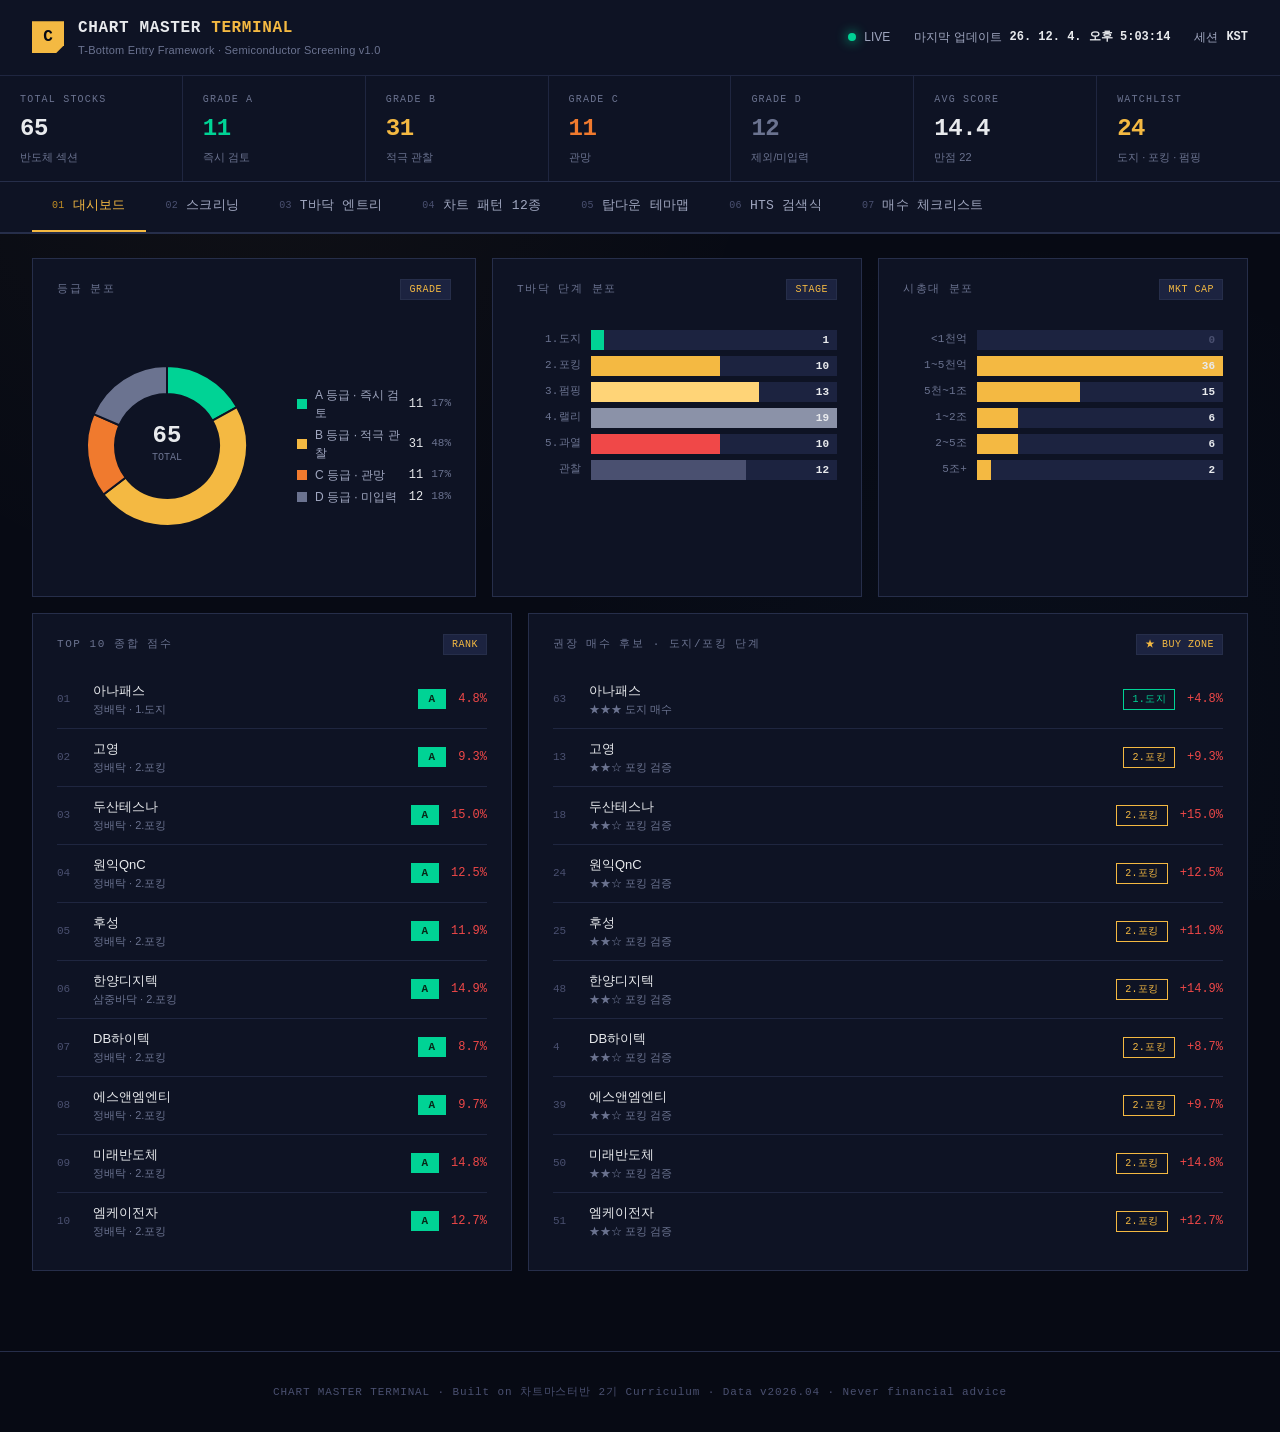
<file: chart_master_dashboard.html>
<!DOCTYPE html>
<html lang="ko">
<head>
<meta charset="UTF-8">
<meta name="viewport" content="width=device-width, initial-scale=1.0">
<title>Chart Master Terminal · 차트 마스터반 스크리닝 대시보드</title>
<style>
  :root {
    --bg-0: #070A14;
    --bg-1: #0E1324;
    --bg-2: #151B30;
    --bg-3: #1C2340;
    --border: #262E4A;
    --border-soft: #1F2640;
    --text-1: #E8EAED;
    --text-2: #A0A7C0;
    --text-3: #6B7390;
    --text-4: #4A5070;
    --gold: #F4B942;
    --gold-d: #C08D24;
    --gold-soft: #FFD477;
    --up: #F04848;
    --down: #3B8BD4;
    --green: #00D395;
    --red: #F04848;
    --grade-a: #00D395;
    --grade-b: #F4B942;
    --grade-c: #F07A2E;
    --grade-d: #6B7390;
    --mono: 'JetBrains Mono', 'SF Mono', 'Menlo', 'Monaco', 'Consolas', monospace;
    --sans: 'Pretendard', 'Pretendard Variable', -apple-system, BlinkMacSystemFont,
            'Apple SD Gothic Neo', 'Malgun Gothic', '맑은 고딕',
            'Noto Sans KR', 'Noto Sans CJK KR', sans-serif;
  }
  * { margin: 0; padding: 0; box-sizing: border-box; }
  html, body {
    background: var(--bg-0);
    color: var(--text-1);
    font-family: var(--sans);
    font-size: 14px;
    line-height: 1.5;
    -webkit-font-smoothing: antialiased;
    min-height: 100vh;
  }
  body {
    background-image:
      radial-gradient(circle at 20% 10%, rgba(244, 185, 66, 0.04) 0%, transparent 40%),
      radial-gradient(circle at 80% 80%, rgba(59, 139, 212, 0.03) 0%, transparent 40%);
    background-attachment: fixed;
  }
  .mono { font-family: var(--mono); font-feature-settings: 'tnum' 1; }

  /* ============ Header ============ */
  .header {
    border-bottom: 1px solid var(--border);
    background: var(--bg-1);
    position: sticky;
    top: 0;
    z-index: 100;
    backdrop-filter: blur(12px);
  }
  .header-top {
    padding: 16px 32px;
    display: flex;
    justify-content: space-between;
    align-items: center;
    border-bottom: 1px solid var(--border-soft);
  }
  .brand { display: flex; align-items: center; gap: 14px; }
  .brand-mark {
    width: 32px; height: 32px;
    background: var(--gold);
    display: flex; align-items: center; justify-content: center;
    font-family: var(--mono); font-weight: 700; font-size: 16px;
    color: var(--bg-0);
    position: relative;
    clip-path: polygon(0 0, 100% 0, 100% 75%, 75% 100%, 0 100%);
  }
  .brand-text h1 {
    font-size: 16px; font-weight: 700;
    letter-spacing: 0.04em;
    font-family: var(--mono);
    color: var(--text-1);
  }
  .brand-text h1 span { color: var(--gold); }
  .brand-text p {
    font-size: 11px; color: var(--text-3);
    margin-top: 2px; letter-spacing: 0.02em;
  }
  .status-strip { display: flex; align-items: center; gap: 24px; font-size: 12px; }
  .status-dot {
    width: 8px; height: 8px; border-radius: 50%;
    background: var(--green);
    box-shadow: 0 0 12px var(--green);
    animation: pulse 2s infinite;
  }
  @keyframes pulse { 0%, 100% { opacity: 1; } 50% { opacity: 0.4; } }
  .status-item { display: flex; align-items: center; gap: 8px; color: var(--text-2); }
  .status-item b { color: var(--text-1); font-family: var(--mono); }

  /* ============ KPI Strip ============ */
  .kpi-strip {
    display: grid;
    grid-template-columns: repeat(7, 1fr);
    border-bottom: 1px solid var(--border);
  }
  .kpi {
    padding: 16px 20px;
    border-right: 1px solid var(--border-soft);
    position: relative;
  }
  .kpi:last-child { border-right: none; }
  .kpi-label {
    font-size: 10px;
    color: var(--text-3);
    letter-spacing: 0.12em;
    text-transform: uppercase;
    font-family: var(--mono);
    font-weight: 500;
  }
  .kpi-value {
    font-family: var(--mono);
    font-size: 24px;
    font-weight: 600;
    margin-top: 4px;
    letter-spacing: -0.02em;
    color: var(--text-1);
  }
  .kpi-sub {
    font-size: 11px;
    color: var(--text-3);
    margin-top: 2px;
  }
  .kpi[data-grade="A"] .kpi-value { color: var(--grade-a); }
  .kpi[data-grade="B"] .kpi-value { color: var(--grade-b); }
  .kpi[data-grade="C"] .kpi-value { color: var(--grade-c); }
  .kpi[data-grade="D"] .kpi-value { color: var(--grade-d); }
  .kpi-sparkle {
    position: absolute; top: 0; left: 0; right: 0;
    height: 2px;
    background: linear-gradient(90deg, transparent, var(--gold), transparent);
    opacity: 0;
  }
  .kpi:hover .kpi-sparkle { opacity: 1; transition: opacity 0.3s; }

  /* ============ Tabs ============ */
  .tabs {
    display: flex;
    padding: 0 32px;
    background: var(--bg-1);
    border-bottom: 1px solid var(--border);
    overflow-x: auto;
  }
  .tab {
    padding: 14px 20px;
    font-size: 13px;
    color: var(--text-2);
    cursor: pointer;
    border-bottom: 2px solid transparent;
    white-space: nowrap;
    font-family: var(--mono);
    font-weight: 500;
    letter-spacing: 0.02em;
    transition: all 0.15s;
    display: flex; align-items: center; gap: 8px;
  }
  .tab:hover { color: var(--text-1); }
  .tab.active {
    color: var(--gold);
    border-bottom-color: var(--gold);
  }
  .tab .idx {
    font-size: 10px;
    color: var(--text-4);
  }
  .tab.active .idx { color: var(--gold-d); }

  /* ============ Main ============ */
  main { padding: 24px 32px; max-width: 1600px; margin: 0 auto; }
  section.panel { display: none; animation: fadeUp 0.3s ease-out; }
  section.panel.active { display: block; }
  @keyframes fadeUp { from { opacity: 0; transform: translateY(8px); } to { opacity: 1; transform: translateY(0); } }

  /* ============ Cards ============ */
  .card {
    background: var(--bg-1);
    border: 1px solid var(--border);
    padding: 20px 24px;
    position: relative;
  }
  .card-title {
    font-size: 11px;
    letter-spacing: 0.14em;
    text-transform: uppercase;
    color: var(--text-3);
    font-family: var(--mono);
    font-weight: 500;
    margin-bottom: 16px;
    display: flex;
    align-items: center;
    justify-content: space-between;
  }
  .card-title .card-badge {
    padding: 2px 8px;
    background: var(--bg-3);
    border: 1px solid var(--border);
    font-size: 10px;
    color: var(--gold);
    letter-spacing: 0.05em;
  }

  /* ============ Dashboard Layout ============ */
  .dash-grid {
    display: grid;
    grid-template-columns: 1.2fr 1fr 1fr;
    gap: 16px;
    margin-bottom: 16px;
  }
  .dash-grid-2 {
    display: grid;
    grid-template-columns: 1fr 1.5fr;
    gap: 16px;
    margin-bottom: 16px;
  }
  .chart-wrap { position: relative; height: 260px; }

  /* ============ Grade Badge ============ */
  .grade {
    display: inline-flex;
    align-items: center; justify-content: center;
    width: 28px; height: 20px;
    font-family: var(--mono);
    font-weight: 700;
    font-size: 11px;
    letter-spacing: 0.05em;
  }
  .grade.A { background: var(--grade-a); color: #062818; }
  .grade.B { background: var(--grade-b); color: #3D2404; }
  .grade.C { background: var(--grade-c); color: #3D1505; }
  .grade.D { background: var(--grade-d); color: #131824; }

  .stage-pill {
    font-size: 10px;
    padding: 2px 8px;
    border: 1px solid var(--border);
    color: var(--text-2);
    font-family: var(--mono);
    letter-spacing: 0.04em;
  }
  .stage-pill[data-stage="1"] { color: var(--green); border-color: var(--green); }
  .stage-pill[data-stage="2"] { color: var(--gold); border-color: var(--gold); }
  .stage-pill[data-stage="3"] { color: var(--gold-soft); border-color: var(--gold-d); }
  .stage-pill[data-stage="4"] { color: var(--text-2); }
  .stage-pill[data-stage="5"] { color: var(--red); border-color: var(--red); }

  /* ============ Top list ============ */
  .top-list { display: flex; flex-direction: column; }
  .top-item {
    display: grid;
    grid-template-columns: 24px 1fr auto auto;
    gap: 12px;
    padding: 10px 0;
    border-bottom: 1px solid var(--border-soft);
    align-items: center;
    cursor: pointer;
    transition: background 0.1s;
  }
  .top-item:hover { background: var(--bg-2); padding-left: 8px; padding-right: 8px; margin: 0 -8px; }
  .top-item:last-child { border-bottom: none; }
  .top-rank {
    font-family: var(--mono);
    font-size: 11px;
    color: var(--text-4);
    font-weight: 500;
  }
  .top-name {
    font-size: 13px;
    font-weight: 500;
    color: var(--text-1);
  }
  .top-sub {
    font-size: 11px;
    color: var(--text-3);
    margin-top: 1px;
  }
  .top-change {
    font-family: var(--mono);
    font-size: 12px;
    font-weight: 500;
    text-align: right;
  }
  .top-change.up { color: var(--up); }

  /* ============ Table ============ */
  .toolbar {
    display: flex;
    gap: 12px;
    margin-bottom: 12px;
    flex-wrap: wrap;
    align-items: center;
  }
  .search-input {
    background: var(--bg-1);
    border: 1px solid var(--border);
    padding: 8px 14px;
    color: var(--text-1);
    font-family: var(--sans);
    font-size: 13px;
    flex: 1;
    min-width: 200px;
    outline: none;
    transition: border 0.15s;
  }
  .search-input:focus { border-color: var(--gold); }
  .filter-group { display: flex; gap: 4px; }
  .filter-btn {
    background: var(--bg-1);
    border: 1px solid var(--border);
    padding: 7px 12px;
    color: var(--text-2);
    font-family: var(--mono);
    font-size: 11px;
    font-weight: 500;
    cursor: pointer;
    transition: all 0.1s;
    letter-spacing: 0.04em;
  }
  .filter-btn:hover { color: var(--text-1); border-color: var(--text-3); }
  .filter-btn.active {
    background: var(--gold);
    color: var(--bg-0);
    border-color: var(--gold);
    font-weight: 700;
  }
  .table-wrap {
    background: var(--bg-1);
    border: 1px solid var(--border);
    overflow-x: auto;
  }
  table {
    width: 100%;
    border-collapse: collapse;
    font-size: 13px;
  }
  th {
    text-align: left;
    font-family: var(--mono);
    font-size: 10px;
    letter-spacing: 0.1em;
    text-transform: uppercase;
    color: var(--text-3);
    padding: 12px 14px;
    background: var(--bg-2);
    border-bottom: 1px solid var(--border);
    font-weight: 500;
    cursor: pointer;
    user-select: none;
    white-space: nowrap;
    position: sticky; top: 0;
  }
  th:hover { color: var(--gold); }
  th.sorted { color: var(--gold); }
  th.sorted::after {
    content: '▾';
    margin-left: 4px;
    font-size: 10px;
  }
  th.sorted.asc::after { content: '▴'; }
  td {
    padding: 11px 14px;
    border-bottom: 1px solid var(--border-soft);
    color: var(--text-1);
    white-space: nowrap;
  }
  tbody tr:hover { background: var(--bg-2); }
  tbody tr { transition: background 0.1s; }
  .cell-num {
    font-family: var(--mono);
    text-align: right;
    font-variant-numeric: tabular-nums;
  }
  .cell-change.up { color: var(--up); }
  .cell-change.down { color: var(--down); }
  .cell-score {
    font-family: var(--mono);
    font-weight: 600;
  }
  .pattern-tag {
    display: inline-block;
    font-size: 11px;
    padding: 2px 8px;
    background: var(--bg-3);
    border: 1px solid var(--border);
    color: var(--text-2);
    font-family: var(--mono);
    letter-spacing: 0.03em;
  }
  .timing-text {
    font-size: 11px;
    font-family: var(--mono);
    color: var(--text-2);
  }
  .timing-text[data-priority="high"] { color: var(--gold-soft); font-weight: 600; }
  .timing-text[data-priority="skip"] { color: var(--red); }

  /* ============ T바닥 Chart Section ============ */
  .tbottom-layout {
    display: grid;
    grid-template-columns: 2fr 1fr;
    gap: 16px;
  }
  .chart-main-wrap {
    background: var(--bg-1);
    border: 1px solid var(--border);
    padding: 24px;
  }
  .chart-svg-container { width: 100%; overflow-x: auto; }
  .chart-svg-container svg {
    display: block;
    width: 100%;
    max-width: 720px;
    height: auto;
    margin: 0 auto;
  }
  .entry-points-list { display: flex; flex-direction: column; gap: 10px; }
  .entry-card {
    background: var(--bg-1);
    border: 1px solid var(--border);
    padding: 14px 16px;
    cursor: pointer;
    transition: all 0.15s;
    position: relative;
  }
  .entry-card:hover,
  .entry-card.focused {
    border-color: var(--gold);
    background: var(--bg-2);
  }
  .entry-card.focused {
    box-shadow: 0 0 0 1px var(--gold) inset, 0 0 20px rgba(244, 185, 66, 0.15);
  }
  .entry-card-head { display: flex; align-items: center; gap: 10px; margin-bottom: 8px; }
  .entry-no {
    width: 24px; height: 24px;
    border-radius: 50%;
    background: #FAEEDA;
    border: 2px solid var(--gold-d);
    color: #633806;
    font-family: var(--mono);
    font-weight: 700;
    font-size: 13px;
    display: flex; align-items: center; justify-content: center;
    flex-shrink: 0;
  }
  .entry-name { font-weight: 600; color: var(--text-1); font-size: 13px; }
  .entry-cond { font-size: 12px; color: var(--text-2); margin-bottom: 6px; }
  .entry-meta { display: flex; gap: 16px; font-size: 11px; font-family: var(--mono); }
  .entry-meta span { color: var(--text-3); }
  .entry-meta b { color: var(--gold-soft); font-weight: 500; }

  /* ============ Patterns ============ */
  .pattern-grid {
    display: grid;
    grid-template-columns: repeat(auto-fill, minmax(320px, 1fr));
    gap: 12px;
  }
  .pattern-card {
    background: var(--bg-1);
    border: 1px solid var(--border);
    padding: 18px 20px;
    position: relative;
  }
  .pattern-card::before {
    content: '';
    position: absolute;
    top: 0; left: 0; right: 0;
    height: 2px;
    background: var(--gold);
  }
  .pattern-card[data-cat="바닥"]::before { background: var(--green); }
  .pattern-card[data-cat="진행"]::before { background: var(--gold); }
  .pattern-card[data-cat="돌파"]::before { background: var(--grade-c); }
  .pattern-card[data-cat="조정"]::before { background: var(--down); }
  .pattern-card[data-cat="복합"]::before { background: linear-gradient(90deg, var(--green), var(--gold)); }
  .pattern-head {
    display: flex;
    align-items: center;
    justify-content: space-between;
    margin-bottom: 8px;
  }
  .pattern-name {
    font-size: 15px;
    font-weight: 700;
    color: var(--text-1);
  }
  .pattern-cat {
    font-size: 10px;
    padding: 2px 8px;
    background: var(--bg-3);
    color: var(--text-2);
    font-family: var(--mono);
    letter-spacing: 0.05em;
  }
  .pattern-score-bar {
    height: 3px;
    background: var(--bg-3);
    margin: 10px 0;
    position: relative;
  }
  .pattern-score-fill {
    height: 100%;
    background: var(--gold);
    transition: width 0.4s;
  }
  .pattern-score-text {
    font-family: var(--mono);
    font-size: 10px;
    color: var(--text-3);
    letter-spacing: 0.05em;
  }
  .pattern-desc {
    font-size: 12px;
    color: var(--text-2);
    line-height: 1.6;
    margin: 10px 0;
  }
  .pattern-entry {
    font-size: 11px;
    padding: 8px 10px;
    background: var(--bg-2);
    border-left: 2px solid var(--gold);
    color: var(--gold-soft);
    margin: 8px 0;
    font-family: var(--mono);
  }
  .pattern-examples {
    font-size: 11px;
    color: var(--text-3);
    font-family: var(--mono);
    margin-top: 10px;
  }
  .pattern-examples b { color: var(--text-2); }

  /* ============ Themes ============ */
  .theme-grid {
    display: grid;
    grid-template-columns: repeat(auto-fill, minmax(300px, 1fr));
    gap: 12px;
  }
  .theme-card {
    background: var(--bg-1);
    border: 1px solid var(--border);
    padding: 18px 20px;
    position: relative;
    overflow: hidden;
  }
  .theme-card::before {
    content: '';
    position: absolute;
    left: 0; top: 0; bottom: 0;
    width: 4px;
  }
  .theme-card[data-theme-color] .theme-bar { height: 4px; margin-bottom: 14px; }
  .theme-head { display: flex; align-items: center; justify-content: space-between; margin-bottom: 8px; }
  .theme-name { font-size: 16px; font-weight: 700; color: var(--text-1); }
  .theme-priority {
    font-family: var(--mono);
    font-weight: 700;
    font-size: 12px;
    width: 28px; height: 22px;
    display: flex; align-items: center; justify-content: center;
  }
  .theme-priority.A { background: var(--grade-a); color: #062818; }
  .theme-priority.B { background: var(--grade-b); color: #3D2404; }
  .theme-priority.C { background: var(--grade-c); color: #3D1505; }
  .theme-cycle {
    font-size: 11px;
    color: var(--text-3);
    font-family: var(--mono);
    letter-spacing: 0.04em;
  }
  .theme-subs {
    display: flex;
    flex-wrap: wrap;
    gap: 6px;
    margin-top: 14px;
  }
  .theme-sub {
    font-size: 11px;
    padding: 3px 9px;
    background: var(--bg-2);
    border: 1px solid var(--border);
    color: var(--text-2);
    font-family: var(--mono);
  }

  /* ============ Searches (HTS) ============ */
  .search-list { display: flex; flex-direction: column; gap: 10px; }
  .search-card {
    background: var(--bg-1);
    border: 1px solid var(--border);
    overflow: hidden;
  }
  .search-head {
    padding: 16px 20px;
    display: flex;
    align-items: center;
    gap: 16px;
    cursor: pointer;
    transition: background 0.1s;
  }
  .search-head:hover { background: var(--bg-2); }
  .search-no {
    font-family: var(--mono);
    font-weight: 700;
    color: var(--gold);
    font-size: 13px;
    letter-spacing: 0.05em;
    min-width: 34px;
  }
  .search-info { flex: 1; }
  .search-title {
    font-size: 14px;
    font-weight: 600;
    color: var(--text-1);
    margin-bottom: 2px;
  }
  .search-desc {
    font-size: 12px;
    color: var(--text-3);
  }
  .search-toggle {
    color: var(--text-3);
    font-size: 18px;
    transition: transform 0.2s;
  }
  .search-card.open .search-toggle { transform: rotate(45deg); color: var(--gold); }
  .search-body {
    max-height: 0;
    overflow: hidden;
    transition: max-height 0.3s ease-out;
    border-top: 1px solid transparent;
  }
  .search-card.open .search-body {
    max-height: 600px;
    border-top-color: var(--border-soft);
  }
  .search-criteria {
    display: grid;
    grid-template-columns: 1fr 2fr;
    gap: 1px;
    background: var(--border-soft);
  }
  .search-criteria > div {
    background: var(--bg-1);
    padding: 10px 16px;
    font-size: 12px;
  }
  .search-criteria > div:nth-child(odd) {
    color: var(--text-3);
    font-family: var(--mono);
    font-weight: 500;
    letter-spacing: 0.03em;
    background: var(--bg-2);
  }
  .search-criteria > div:nth-child(even) { color: var(--text-1); }

  /* ============ Checklist ============ */
  .checklist-wrap {
    display: grid;
    grid-template-columns: 2fr 1fr;
    gap: 16px;
  }
  .check-group {
    background: var(--bg-1);
    border: 1px solid var(--border);
    margin-bottom: 10px;
  }
  .check-group-head {
    padding: 10px 18px;
    background: var(--bg-2);
    border-bottom: 1px solid var(--border-soft);
    font-family: var(--mono);
    font-size: 11px;
    font-weight: 600;
    letter-spacing: 0.08em;
    color: var(--gold);
    text-transform: uppercase;
    display: flex;
    justify-content: space-between;
    align-items: center;
  }
  .check-group-count {
    color: var(--text-3);
    font-weight: 400;
  }
  .check-item {
    padding: 11px 18px;
    border-bottom: 1px solid var(--border-soft);
    display: grid;
    grid-template-columns: 32px 1fr 1.2fr;
    gap: 12px;
    align-items: center;
    cursor: pointer;
    transition: background 0.1s;
  }
  .check-item:last-child { border-bottom: none; }
  .check-item:hover { background: var(--bg-2); }
  .check-item.checked .check-label {
    color: var(--text-3);
    text-decoration: line-through;
  }
  .checkbox {
    width: 18px; height: 18px;
    border: 1.5px solid var(--text-4);
    background: transparent;
    display: flex; align-items: center; justify-content: center;
    transition: all 0.15s;
  }
  .check-item.checked .checkbox {
    background: var(--green);
    border-color: var(--green);
  }
  .check-item.checked .checkbox::after {
    content: '✓';
    color: var(--bg-0);
    font-weight: 700;
    font-size: 13px;
  }
  .check-label { font-size: 13px; color: var(--text-1); font-weight: 500; }
  .check-std { font-size: 12px; color: var(--text-3); font-family: var(--mono); }

  .verdict-card {
    background: var(--bg-1);
    border: 1px solid var(--border);
    padding: 24px;
    position: sticky;
    top: 200px;
  }
  .verdict-big {
    font-family: var(--mono);
    font-size: 64px;
    font-weight: 700;
    text-align: center;
    color: var(--gold);
    line-height: 1;
    margin: 16px 0;
    letter-spacing: -0.03em;
  }
  .verdict-label {
    text-align: center;
    color: var(--text-3);
    font-size: 11px;
    letter-spacing: 0.16em;
    font-family: var(--mono);
    text-transform: uppercase;
  }
  .verdict-meter {
    height: 8px;
    background: var(--bg-3);
    margin: 20px 0;
    position: relative;
    overflow: hidden;
  }
  .verdict-meter-fill {
    height: 100%;
    background: linear-gradient(90deg, var(--red) 0%, var(--gold) 50%, var(--green) 100%);
    transition: width 0.4s cubic-bezier(0.4, 0, 0.2, 1);
    width: 0%;
  }
  .verdict-verdict {
    text-align: center;
    margin-top: 20px;
    padding: 12px;
    background: var(--bg-2);
    border: 1px solid var(--border);
    font-family: var(--mono);
    font-weight: 600;
    letter-spacing: 0.04em;
    font-size: 14px;
  }
  .verdict-verdict[data-verdict="buy"] { color: var(--green); border-color: var(--green); }
  .verdict-verdict[data-verdict="watch"] { color: var(--gold); border-color: var(--gold); }
  .verdict-verdict[data-verdict="hold"] { color: var(--text-3); }
  .verdict-reset {
    background: none;
    border: 1px solid var(--border);
    color: var(--text-3);
    padding: 8px 14px;
    font-family: var(--mono);
    font-size: 11px;
    cursor: pointer;
    margin-top: 16px;
    width: 100%;
    letter-spacing: 0.05em;
    transition: all 0.15s;
  }
  .verdict-reset:hover { color: var(--text-1); border-color: var(--text-3); }

  /* ============ Scrollbar ============ */
  ::-webkit-scrollbar { width: 8px; height: 8px; }
  ::-webkit-scrollbar-track { background: var(--bg-1); }
  ::-webkit-scrollbar-thumb { background: var(--border); }
  ::-webkit-scrollbar-thumb:hover { background: var(--text-4); }

  /* ============ Responsive ============ */
  @media (max-width: 1200px) {
    .dash-grid { grid-template-columns: 1fr 1fr; }
    .dash-grid-2 { grid-template-columns: 1fr; }
    .tbottom-layout { grid-template-columns: 1fr; }
    .checklist-wrap { grid-template-columns: 1fr; }
    .verdict-card { position: relative; top: 0; }
  }
  @media (max-width: 768px) {
    .kpi-strip { grid-template-columns: repeat(3, 1fr); }
    .dash-grid { grid-template-columns: 1fr; }
    main, .header-top { padding: 16px; }
    .brand-text h1 { font-size: 14px; }
    table { font-size: 12px; }
    th, td { padding: 8px 10px; }
  }

  footer {
    padding: 32px;
    text-align: center;
    color: var(--text-4);
    font-size: 11px;
    font-family: var(--mono);
    letter-spacing: 0.08em;
    border-top: 1px solid var(--border);
    margin-top: 40px;
  }
</style>
</head>
<body>

<header class="header">
  <div class="header-top">
    <div class="brand">
      <div class="brand-mark">C</div>
      <div class="brand-text">
        <h1>CHART MASTER <span>TERMINAL</span></h1>
        <p>T-Bottom Entry Framework · Semiconductor Screening v1.0</p>
      </div>
    </div>
    <div class="status-strip">
      <div class="status-item"><span class="status-dot"></span>LIVE</div>
      <div class="status-item">마지막 업데이트 <b id="clock">—</b></div>
      <div class="status-item">세션 <b>KST</b></div>
    </div>
  </div>

  <div class="kpi-strip">
    <div class="kpi">
      <div class="kpi-sparkle"></div>
      <div class="kpi-label">Total Stocks</div>
      <div class="kpi-value" id="kpi-total">0</div>
      <div class="kpi-sub">반도체 섹션</div>
    </div>
    <div class="kpi" data-grade="A">
      <div class="kpi-sparkle"></div>
      <div class="kpi-label">Grade A</div>
      <div class="kpi-value" id="kpi-a">0</div>
      <div class="kpi-sub">즉시 검토</div>
    </div>
    <div class="kpi" data-grade="B">
      <div class="kpi-sparkle"></div>
      <div class="kpi-label">Grade B</div>
      <div class="kpi-value" id="kpi-b">0</div>
      <div class="kpi-sub">적극 관찰</div>
    </div>
    <div class="kpi" data-grade="C">
      <div class="kpi-sparkle"></div>
      <div class="kpi-label">Grade C</div>
      <div class="kpi-value" id="kpi-c">0</div>
      <div class="kpi-sub">관망</div>
    </div>
    <div class="kpi" data-grade="D">
      <div class="kpi-sparkle"></div>
      <div class="kpi-label">Grade D</div>
      <div class="kpi-value" id="kpi-d">0</div>
      <div class="kpi-sub">제외/미입력</div>
    </div>
    <div class="kpi">
      <div class="kpi-sparkle"></div>
      <div class="kpi-label">Avg Score</div>
      <div class="kpi-value mono" id="kpi-avg">0</div>
      <div class="kpi-sub">만점 22</div>
    </div>
    <div class="kpi">
      <div class="kpi-sparkle"></div>
      <div class="kpi-label">Watchlist</div>
      <div class="kpi-value" id="kpi-watch" style="color:var(--gold)">0</div>
      <div class="kpi-sub">도지 · 포킹 · 펌핑</div>
    </div>
  </div>

  <nav class="tabs">
    <div class="tab active" data-tab="dashboard"><span class="idx">01</span>대시보드</div>
    <div class="tab" data-tab="screening"><span class="idx">02</span>스크리닝</div>
    <div class="tab" data-tab="tbottom"><span class="idx">03</span>T바닥 엔트리</div>
    <div class="tab" data-tab="patterns"><span class="idx">04</span>차트 패턴 12종</div>
    <div class="tab" data-tab="themes"><span class="idx">05</span>탑다운 테마맵</div>
    <div class="tab" data-tab="searches"><span class="idx">06</span>HTS 검색식</div>
    <div class="tab" data-tab="checklist"><span class="idx">07</span>매수 체크리스트</div>
  </nav>
</header>

<main>

<!-- ============ 01. Dashboard ============ -->
<section class="panel active" id="p-dashboard">
  <div class="dash-grid">
    <div class="card">
      <div class="card-title">등급 분포 <span class="card-badge">GRADE</span></div>
      <div class="chart-wrap" id="chart-grades"></div>
    </div>
    <div class="card">
      <div class="card-title">T바닥 단계 분포 <span class="card-badge">STAGE</span></div>
      <div class="chart-wrap" id="chart-stages"></div>
    </div>
    <div class="card">
      <div class="card-title">시총대 분포 <span class="card-badge">MKT CAP</span></div>
      <div class="chart-wrap" id="chart-caps"></div>
    </div>
  </div>

  <div class="dash-grid-2">
    <div class="card">
      <div class="card-title">Top 10 종합 점수 <span class="card-badge">RANK</span></div>
      <div class="top-list" id="top-list"></div>
    </div>
    <div class="card">
      <div class="card-title">권장 매수 후보 · 도지/포킹 단계 <span class="card-badge">★ BUY ZONE</span></div>
      <div class="top-list" id="buy-list"></div>
    </div>
  </div>
</section>

<!-- ============ 02. Screening ============ -->
<section class="panel" id="p-screening">
  <div class="toolbar">
    <input type="text" class="search-input" id="search-box" placeholder="종목명 검색... (예: DB하이텍, 한미반도체)">
    <div class="filter-group">
      <button class="filter-btn active" data-filter-grade="all">ALL</button>
      <button class="filter-btn" data-filter-grade="A">A</button>
      <button class="filter-btn" data-filter-grade="B">B</button>
      <button class="filter-btn" data-filter-grade="C">C</button>
      <button class="filter-btn" data-filter-grade="D">D</button>
    </div>
    <div class="filter-group">
      <button class="filter-btn active" data-filter-stage="all">전체단계</button>
      <button class="filter-btn" data-filter-stage="1">도지</button>
      <button class="filter-btn" data-filter-stage="2">포킹</button>
      <button class="filter-btn" data-filter-stage="3">펌핑</button>
      <button class="filter-btn" data-filter-stage="4">랠리</button>
      <button class="filter-btn" data-filter-stage="5">과열</button>
    </div>
  </div>

  <div class="table-wrap">
    <table id="stock-table">
      <thead>
        <tr>
          <th data-sort="no">#</th>
          <th data-sort="name">종목명</th>
          <th data-sort="market">시장</th>
          <th data-sort="cap" class="mono">시가총액</th>
          <th data-sort="pattern">패턴</th>
          <th data-sort="change" class="mono">돌파률</th>
          <th data-sort="stage">단계</th>
          <th data-sort="total" class="sorted mono">점수</th>
          <th data-sort="grade">등급</th>
          <th data-sort="timing">타이밍</th>
        </tr>
      </thead>
      <tbody id="stock-tbody"></tbody>
    </table>
  </div>
</section>

<!-- ============ 03. T-Bottom ============ -->
<section class="panel" id="p-tbottom">
  <div class="tbottom-layout">
    <div class="chart-main-wrap">
      <div class="card-title">T바닥 진행 사이클 · 5개 매수 타점</div>
      <div class="chart-svg-container" id="chart-svg-box"></div>
    </div>
    <div>
      <div class="card-title" style="margin-left: 4px">매수 타점 상세</div>
      <div class="entry-points-list" id="entry-list"></div>
    </div>
  </div>
</section>

<!-- ============ 04. Patterns ============ -->
<section class="panel" id="p-patterns">
  <div class="toolbar">
    <div class="filter-group">
      <button class="filter-btn active" data-filter-cat="all">전체</button>
      <button class="filter-btn" data-filter-cat="바닥">바닥</button>
      <button class="filter-btn" data-filter-cat="진행">진행</button>
      <button class="filter-btn" data-filter-cat="돌파">돌파</button>
      <button class="filter-btn" data-filter-cat="조정">조정</button>
      <button class="filter-btn" data-filter-cat="복합">복합</button>
    </div>
  </div>
  <div class="pattern-grid" id="pattern-grid"></div>
</section>

<!-- ============ 05. Themes ============ -->
<section class="panel" id="p-themes">
  <div class="theme-grid" id="theme-grid"></div>
</section>

<!-- ============ 06. Searches ============ -->
<section class="panel" id="p-searches">
  <div class="search-list" id="search-list"></div>
</section>

<!-- ============ 07. Checklist ============ -->
<section class="panel" id="p-checklist">
  <div class="checklist-wrap">
    <div id="check-groups"></div>
    <div class="verdict-card">
      <div class="verdict-label">통과 항목</div>
      <div class="verdict-big"><span id="v-num">0</span><span style="color:var(--text-4);font-size:32px">/20</span></div>
      <div class="verdict-meter"><div class="verdict-meter-fill" id="v-meter"></div></div>
      <div class="verdict-label" style="margin-bottom:8px">통과율 <span style="color:var(--gold)" id="v-pct">0</span>%</div>
      <div class="verdict-verdict" data-verdict="hold" id="v-verdict">유보</div>
      <button class="verdict-reset" id="reset-btn">전체 초기화</button>
      <div style="margin-top:20px;padding-top:20px;border-top:1px solid var(--border-soft);font-size:11px;color:var(--text-3);line-height:1.7;font-family:var(--mono);letter-spacing:0.02em">
        <div style="margin-bottom:6px">• 16+ 통과: <span style="color:var(--green)">★ 매수</span></div>
        <div style="margin-bottom:6px">• 12-15: <span style="color:var(--gold)">관찰</span></div>
        <div>• 11이하: <span style="color:var(--text-3)">유보</span></div>
      </div>
    </div>
  </div>
</section>

</main>

<footer>
  CHART MASTER TERMINAL · Built on 차트마스터반 2기 Curriculum · Data v2026.04 · Never financial advice
</footer>

<script>
// ============ Data ============
const DATA = {"stocks": [{"no": 1, "name": "두산", "market": "코스피", "cap": 99143, "timeframe": "주봉", "ma": 10, "breakout": null, "current": null, "change": null, "pattern": "", "forecast": "", "note": "N자 상승 초입", "theme": "시스템반도체", "patScore": 1, "distScore": 0, "capScore": 3, "total": 4, "grade": "D", "stage": "관찰", "timing": "관찰"}, {"no": 2, "name": "한미반도체", "market": "코스피", "cap": 95598, "timeframe": "월봉", "ma": 10, "breakout": 86500, "current": 100300, "change": 15.95, "pattern": "정배탁", "forecast": "월봉1개", "note": "월봉 쌍바닥 100일 돌파 후 횡보구간", "theme": "반도체 재료/부품", "patScore": 8, "distScore": 5, "capScore": 3, "total": 16, "grade": "B", "stage": "3.펌핑", "timing": "★★☆ 음봉 매수"}, {"no": 3, "name": "리노공업", "market": "코스닥", "cap": 40697, "timeframe": "월봉", "ma": 10, "breakout": 39600, "current": 53400, "change": 34.85, "pattern": "정배탁", "forecast": "", "note": "전고점 도달 돌파시 신고가", "theme": "반도체 장비", "patScore": 8, "distScore": 3, "capScore": 4, "total": 15, "grade": "B", "stage": "4.랠리", "timing": "★☆☆ 5이평 대기"}, {"no": 4, "name": "DB하이텍", "market": "코스피", "cap": 24908, "timeframe": "주봉", "ma": 240, "breakout": 51600, "current": 56100, "change": 8.72, "pattern": "정배탁", "forecast": "", "note": "240이평 돌파 후 횡보 구간 N자 지지받으면 진입", "theme": "시스템반도체", "patScore": 8, "distScore": 8, "capScore": 4, "total": 20, "grade": "A", "stage": "2.포킹", "timing": "★★☆ 포킹 검증"}, {"no": 5, "name": "동진쎄미켐", "market": "코스닥", "cap": 24113, "timeframe": "주봉", "ma": null, "breakout": 26000, "current": 46900, "change": 80.38, "pattern": "정배탁", "forecast": "", "note": "240이평 아래 두고 N자 만들다", "theme": "반도체 재료/부품", "patScore": 8, "distScore": 1, "capScore": 4, "total": 13, "grade": "C", "stage": "5.과열", "timing": "☆☆☆ 추격 금지"}, {"no": 6, "name": "테크윙", "market": "코스닥", "cap": 23271, "timeframe": "주봉", "ma": null, "breakout": 32500, "current": 62300, "change": 91.69, "pattern": "정배탁", "forecast": "", "note": "전고점 70800 돌파시 신고가", "theme": "반도체 장비", "patScore": 8, "distScore": 1, "capScore": 4, "total": 13, "grade": "C", "stage": "5.과열", "timing": "☆☆☆ 추격 금지"}, {"no": 7, "name": "솔브레인", "market": "코스닥", "cap": 22597, "timeframe": "주봉", "ma": null, "breakout": 243500, "current": 290500, "change": 19.3, "pattern": "정배탁", "forecast": "", "note": "쌍바닥으로 7차 상승 랠리 후 횡보", "theme": "반도체 재료/부품", "patScore": 8, "distScore": 5, "capScore": 4, "total": 17, "grade": "B", "stage": "3.펌핑", "timing": "★★☆ 음봉 매수"}, {"no": 8, "name": "리벳카이", "market": "코스피", "cap": 21856, "timeframe": "주봉", "ma": 240, "breakout": 108400, "current": 137900, "change": 27.21, "pattern": "정배탁", "forecast": "", "note": "전고 141300 돌파시 신고가 지지받아야 함", "theme": "시스템반도체", "patScore": 8, "distScore": 5, "capScore": 4, "total": 17, "grade": "B", "stage": "3.펌핑", "timing": "★★☆ 음봉 매수"}, {"no": 9, "name": "ISC", "market": "코스닥", "cap": 17191, "timeframe": "월봉", "ma": 240, "breakout": 57000, "current": 81100, "change": 42.28, "pattern": "정배탁", "forecast": "", "note": "월봉 쌍바닥 되돌린 후 펌핑 구간", "theme": "반도체 재료/부품", "patScore": 8, "distScore": 3, "capScore": 5, "total": 16, "grade": "B", "stage": "4.랠리", "timing": "★☆☆ 5이평 대기"}, {"no": 10, "name": "하나마이크론", "market": "코스닥", "cap": 16435, "timeframe": "주봉", "ma": 240, "breakout": 13970, "current": 24800, "change": 77.52, "pattern": "정배탁", "forecast": "", "note": "전고 29494점 향해 상승 중", "theme": "반도체 재료/부품", "patScore": 8, "distScore": 3, "capScore": 5, "total": 16, "grade": "B", "stage": "4.랠리", "timing": "★☆☆ 5이평 대기"}, {"no": 11, "name": "에스앤에스텍", "market": "코스닥", "cap": 11391, "timeframe": "주봉", "ma": 240, "breakout": 32350, "current": 53100, "change": 64.14, "pattern": "정배탁", "forecast": "", "note": "240이평 돌파 후 N자 구간 되돌림 중", "theme": "반도체 재료/부품", "patScore": 8, "distScore": 3, "capScore": 5, "total": 16, "grade": "B", "stage": "4.랠리", "timing": "★☆☆ 5이평 대기"}, {"no": 12, "name": "파두", "market": "코스닥", "cap": 11250, "timeframe": "주봉", "ma": null, "breakout": 11653, "current": 22750, "change": 95.23, "pattern": "정배탁", "forecast": "", "note": "전고점 부근 펌핑 그 다음 전고점 33576 공략", "theme": "반도체 재료/부품", "patScore": 8, "distScore": 1, "capScore": 5, "total": 14, "grade": "C", "stage": "5.과열", "timing": "☆☆☆ 추격 금지"}, {"no": 13, "name": "고영", "market": "코스닥", "cap": 10847, "timeframe": "주봉", "ma": null, "breakout": 14450, "current": 15800, "change": 9.34, "pattern": "정배탁", "forecast": "", "note": "월봉 7차 구간 진입", "theme": "반도체 장비", "patScore": 8, "distScore": 8, "capScore": 5, "total": 21, "grade": "A", "stage": "2.포킹", "timing": "★★☆ 포킹 검증"}, {"no": 14, "name": "에이엔에스텍", "market": "코스닥", "cap": 10704, "timeframe": "주봉", "ma": null, "breakout": 32350, "current": 49900, "change": 54.25, "pattern": "정배탁", "forecast": "", "note": "240이평 돌파 후 가격 조정 중", "theme": "시스템반도체", "patScore": 8, "distScore": 3, "capScore": 5, "total": 16, "grade": "B", "stage": "4.랠리", "timing": "★☆☆ 5이평 대기"}, {"no": 15, "name": "피에스케이", "market": "코스닥", "cap": 9936, "timeframe": "주봉", "ma": null, "breakout": 18340, "current": 34300, "change": 87.02, "pattern": "정배탁", "forecast": "", "note": "전고 39100점 돌파시 신고가", "theme": "반도체 장비", "patScore": 8, "distScore": 1, "capScore": 5, "total": 14, "grade": "C", "stage": "5.과열", "timing": "☆☆☆ 추격 금지"}, {"no": 16, "name": "LX세미콘", "market": "코스닥", "cap": 9141, "timeframe": "주봉", "ma": null, "breakout": null, "current": null, "change": null, "pattern": "", "forecast": "", "note": "3중바닥 다지며 수렴 중 박스권 하단", "theme": "시스템반도체", "patScore": 1, "distScore": 0, "capScore": 5, "total": 6, "grade": "D", "stage": "관찰", "timing": "관찰"}, {"no": 17, "name": "이엔에프테크놀로지", "market": "코스닥", "cap": 8816, "timeframe": "월봉", "ma": 10, "breakout": 21900, "current": 61700, "change": 181.74, "pattern": "정배탁", "forecast": "", "note": "신고가 행진 중", "theme": "시스템반도체", "patScore": 8, "distScore": 1, "capScore": 5, "total": 14, "grade": "C", "stage": "5.과열", "timing": "☆☆☆ 추격 금지"}, {"no": 18, "name": "두산테스나", "market": "코스닥", "cap": 8601, "timeframe": "주봉", "ma": null, "breakout": 38700, "current": 44500, "change": 14.99, "pattern": "정배탁", "forecast": "", "note": "전고 50000구간 돌파 지지받은 것", "theme": "시스템반도체", "patScore": 8, "distScore": 8, "capScore": 5, "total": 21, "grade": "A", "stage": "2.포킹", "timing": "★★☆ 포킹 검증"}, {"no": 19, "name": "케이씨텍", "market": "코스닥", "cap": 8576, "timeframe": "주봉", "ma": 240, "breakout": 26200, "current": 41450, "change": 58.21, "pattern": "정배탁", "forecast": "", "note": "전고 52420 향해 순항 중", "theme": "반도체 재료/부품", "patScore": 8, "distScore": 3, "capScore": 5, "total": 16, "grade": "B", "stage": "4.랠리", "timing": "★☆☆ 5이평 대기"}, {"no": 20, "name": "레이크머티리얼즈", "market": "코스닥", "cap": 8466, "timeframe": "주봉", "ma": null, "breakout": null, "current": null, "change": null, "pattern": "", "forecast": "", "note": "240이평 지지받으며 기간조정 가격조정 후 상승 추세전환 확인 필요", "theme": "반도체 장비", "patScore": 1, "distScore": 0, "capScore": 5, "total": 6, "grade": "D", "stage": "관찰", "timing": "관찰"}, {"no": 21, "name": "에프에스티", "market": "코스닥", "cap": 7388, "timeframe": "주봉", "ma": null, "breakout": 21750, "current": 33650, "change": 54.71, "pattern": "정배탁", "forecast": "", "note": "240이평 돌파 후 양음양 머리 처음처럼", "theme": "반도체 재료/부품", "patScore": 8, "distScore": 3, "capScore": 5, "total": 16, "grade": "B", "stage": "4.랠리", "timing": "★☆☆ 5이평 대기"}, {"no": 22, "name": "SFA반도체", "market": "코스닥", "cap": 7269, "timeframe": "주봉", "ma": null, "breakout": 3120, "current": 4420, "change": 41.67, "pattern": "정배탁", "forecast": "", "note": "양음양 머리 처음처럼 5300구간 240이평 돌파 관련", "theme": "반도체 재료/부품", "patScore": 8, "distScore": 3, "capScore": 5, "total": 16, "grade": "B", "stage": "4.랠리", "timing": "★☆☆ 5이평 대기"}, {"no": 23, "name": "해성디에스", "market": "코스닥", "cap": 7234, "timeframe": "주봉", "ma": null, "breakout": 22450, "current": 42550, "change": 89.53, "pattern": "정배탁", "forecast": "", "note": "240이평 44145 한번 노크 후", "theme": "반도체 재료/부품", "patScore": 8, "distScore": 1, "capScore": 5, "total": 14, "grade": "C", "stage": "5.과열", "timing": "☆☆☆ 추격 금지"}, {"no": 24, "name": "원익QnC", "market": "코스닥", "cap": 7098, "timeframe": "주봉", "ma": null, "breakout": 24000, "current": 27000, "change": 12.5, "pattern": "정배탁", "forecast": "", "note": "240돌파 후 랠리 구간 진입 전고장 41000", "theme": "반도체 재료/부품", "patScore": 8, "distScore": 8, "capScore": 5, "total": 21, "grade": "A", "stage": "2.포킹", "timing": "★★☆ 포킹 검증"}, {"no": 25, "name": "후성", "market": "코스피", "cap": 6618, "timeframe": "월봉", "ma": 10, "breakout": 5512, "current": 6170, "change": 11.94, "pattern": "정배탁", "forecast": "", "note": "전저점 지지받으며 바닥에서 되돌림 후 펌핑 구간", "theme": "반도체 재료/부품", "patScore": 8, "distScore": 8, "capScore": 5, "total": 21, "grade": "A", "stage": "2.포킹", "timing": "★★☆ 포킹 검증"}, {"no": 26, "name": "시노펙스", "market": "코스닥", "cap": 6220, "timeframe": "월봉", "ma": 10, "breakout": null, "current": null, "change": null, "pattern": "", "forecast": "", "note": "신고가 행진 중", "theme": "시스템반도체", "patScore": 1, "distScore": 0, "capScore": 5, "total": 6, "grade": "D", "stage": "관찰", "timing": "관찰"}, {"no": 27, "name": "가온칩스", "market": "코스닥", "cap": 5905, "timeframe": "월봉", "ma": 10, "breakout": 39150, "current": 50900, "change": 30.01, "pattern": "정배탁", "forecast": "", "note": "쌍바닥 후 원탁 3개월 후 랠리 구간 진입", "theme": "반도체 재료/부품", "patScore": 8, "distScore": 3, "capScore": 5, "total": 16, "grade": "B", "stage": "4.랠리", "timing": "★☆☆ 5이평 대기"}, {"no": 28, "name": "미코", "market": "코스닥", "cap": 5437, "timeframe": "주봉", "ma": 240, "breakout": 9080, "current": 16270, "change": 79.19, "pattern": "정배탁", "forecast": "", "note": "전고점에서 양음양 머리 처음처럼", "theme": "반도체 재료/부품", "patScore": 8, "distScore": 3, "capScore": 5, "total": 16, "grade": "B", "stage": "4.랠리", "timing": "★☆☆ 5이평 대기"}, {"no": 29, "name": "OCI", "market": "코스피", "cap": 5085, "timeframe": "주봉", "ma": 240, "breakout": null, "current": null, "change": null, "pattern": "", "forecast": "", "note": "남은 쌍바닥의 기간조정 가격조정 마지막 구간으로 가는 중", "theme": "반도체 재료/부품", "patScore": 1, "distScore": 0, "capScore": 5, "total": 6, "grade": "D", "stage": "관찰", "timing": "관찰"}, {"no": 30, "name": "이녹스첨단소재", "market": "코스닥", "cap": 4915, "timeframe": "주봉", "ma": 240, "breakout": null, "current": null, "change": null, "pattern": "", "forecast": "", "note": "수렴 중 월봉 바닥 다지고 상승 준비 중", "theme": "반도체 재료/부품", "patScore": 1, "distScore": 0, "capScore": 4, "total": 5, "grade": "D", "stage": "관찰", "timing": "관찰"}, {"no": 31, "name": "원익머트리얼즈", "market": "코스닥", "cap": 4488, "timeframe": "주봉", "ma": null, "breakout": 29430, "current": 35600, "change": 21.09, "pattern": "정배탁", "forecast": "", "note": "240이평 돌파 후 랠리 중", "theme": "반도체 재료/부품", "patScore": 8, "distScore": 5, "capScore": 4, "total": 17, "grade": "B", "stage": "3.펌핑", "timing": "★★☆ 음봉 매수"}, {"no": 32, "name": "월덱스", "market": "코스닥", "cap": 4367, "timeframe": "주봉", "ma": null, "breakout": 21950, "current": 26450, "change": 20.5, "pattern": "정배탁", "forecast": "", "note": "240이평 돌파 후 머리 처음처럼 전고 29800 돌파 대기", "theme": "반도체 재료/부품", "patScore": 8, "distScore": 5, "capScore": 4, "total": 17, "grade": "B", "stage": "3.펌핑", "timing": "★★☆ 음봉 매수"}, {"no": 33, "name": "샘씨엔에스", "market": "코스닥", "cap": 4356, "timeframe": "주봉", "ma": null, "breakout": 6000, "current": 7460, "change": 24.33, "pattern": "정배탁", "forecast": "", "note": "전고 8846를 향해 가고 있음", "theme": "반도체 재료/부품", "patScore": 8, "distScore": 5, "capScore": 4, "total": 17, "grade": "B", "stage": "3.펌핑", "timing": "★★☆ 음봉 매수"}, {"no": 34, "name": "한솔아이원스", "market": "코스닥", "cap": 4060, "timeframe": "주봉", "ma": null, "breakout": 8730, "current": 14200, "change": 62.66, "pattern": "정배탁", "forecast": "", "note": "신고가 행진 중", "theme": "반도체 재료/부품", "patScore": 8, "distScore": 3, "capScore": 4, "total": 15, "grade": "B", "stage": "4.랠리", "timing": "★☆☆ 5이평 대기"}, {"no": 35, "name": "네패스", "market": "코스닥", "cap": 3971, "timeframe": "주봉", "ma": null, "breakout": 11100, "current": 17220, "change": 55.14, "pattern": "정배탁", "forecast": "", "note": "240이평 20500까지 순항 할 것으로 예상", "theme": "반도체 재료/부품", "patScore": 8, "distScore": 3, "capScore": 4, "total": 15, "grade": "B", "stage": "4.랠리", "timing": "★☆☆ 5이평 대기"}, {"no": 36, "name": "동운아네텍", "market": "코스닥", "cap": 3699, "timeframe": "주봉", "ma": null, "breakout": null, "current": null, "change": null, "pattern": "", "forecast": "", "note": "2년째 횡보 중", "theme": "반도체 재료/부품", "patScore": 1, "distScore": 0, "capScore": 4, "total": 5, "grade": "D", "stage": "관찰", "timing": "관찰"}, {"no": 37, "name": "칩스앤미디어", "market": "코스닥", "cap": 3651, "timeframe": "월봉", "ma": 10, "breakout": 15100, "current": 19850, "change": 19.87, "pattern": "정배탁", "forecast": "", "note": "월봉 쌍바닥 되돌림", "theme": "반도체 재료/부품", "patScore": 8, "distScore": 5, "capScore": 4, "total": 17, "grade": "B", "stage": "3.펌핑", "timing": "★★☆ 음봉 매수"}, {"no": 38, "name": "에이치브이엠로지", "market": "코스닥", "cap": 3616, "timeframe": "주봉", "ma": null, "breakout": 21050, "current": 24800, "change": 17.81, "pattern": "정배탁", "forecast": "", "note": "부활 월 특정 구간 거래 양음양이나 머리를 처들지는 않았다", "theme": "반도체 재료/부품", "patScore": 8, "distScore": 5, "capScore": 4, "total": 17, "grade": "B", "stage": "3.펌핑", "timing": "★★☆ 음봉 매수"}, {"no": 39, "name": "에스앤엠엔티", "market": "코스닥", "cap": 3580, "timeframe": "주봉", "ma": null, "breakout": 3265, "current": 3580, "change": 9.65, "pattern": "정배탁", "forecast": "", "note": "전고 3900장비 가고 있음", "theme": "반도체 장비", "patScore": 8, "distScore": 8, "capScore": 4, "total": 20, "grade": "A", "stage": "2.포킹", "timing": "★★☆ 포킹 검증"}, {"no": 40, "name": "에이치엠", "market": "코스피", "cap": 3490, "timeframe": "주봉", "ma": null, "breakout": null, "current": null, "change": null, "pattern": "", "forecast": "", "note": "고점에 나다고 저점을 내리며 수렴 주가의 기간조정 막바지로 보임", "theme": "반도체 재료/부품", "patScore": 1, "distScore": 0, "capScore": 4, "total": 5, "grade": "D", "stage": "관찰", "timing": "관찰"}, {"no": 41, "name": "덕산테코피아", "market": "코스닥", "cap": 3456, "timeframe": "월봉", "ma": 10, "breakout": null, "current": null, "change": null, "pattern": "", "forecast": "월봉1개", "note": "월봉 쌍바닥 완성까지 1봉 전처럼 관찰 필요", "theme": "반도체 재료/부품", "patScore": 1, "distScore": 0, "capScore": 4, "total": 5, "grade": "D", "stage": "관찰", "timing": "관찰"}, {"no": 42, "name": "LB세미콘", "market": "코스닥", "cap": 3353, "timeframe": "주봉", "ma": 240, "breakout": 5980, "current": 7380, "change": 23.41, "pattern": "정배탁", "forecast": "", "note": "넓게 바닥을 다진 후 240이평 두번 뚜드린 후 돌파 한 것으로 관찰", "theme": "반도체 재료/부품", "patScore": 8, "distScore": 5, "capScore": 4, "total": 17, "grade": "B", "stage": "3.펌핑", "timing": "★★☆ 음봉 매수"}, {"no": 43, "name": "덕산하이메탈", "market": "코스닥", "cap": 3322, "timeframe": "주봉", "ma": 240, "breakout": 3205, "current": 5720, "change": 78.47, "pattern": "정배탁", "forecast": "", "note": "240이평 8000구간까지 갈 것으로 예상", "theme": "반도체 재료/부품", "patScore": 8, "distScore": 3, "capScore": 4, "total": 15, "grade": "B", "stage": "4.랠리", "timing": "★☆☆ 5이평 대기"}, {"no": 44, "name": "매커스", "market": "코스닥", "cap": 3312, "timeframe": "주봉", "ma": null, "breakout": 5900, "current": 7290, "change": 23.56, "pattern": "정배탁", "forecast": "", "note": "전고 8260 앞두고 검증 구간", "theme": "반도체 재료/부품", "patScore": 8, "distScore": 5, "capScore": 4, "total": 17, "grade": "B", "stage": "3.펌핑", "timing": "★★☆ 음봉 매수"}, {"no": 45, "name": "에이치브이엠", "market": "코스닥", "cap": 3158, "timeframe": "주봉", "ma": null, "breakout": 9350, "current": 22300, "change": 138.5, "pattern": "정배탁", "forecast": "", "note": "월봉 2봉간 가격 조정 후 5이평 지지받고 상승", "theme": "반도체 재료/부품", "patScore": 8, "distScore": 1, "capScore": 4, "total": 13, "grade": "C", "stage": "5.과열", "timing": "☆☆☆ 추격 금지"}, {"no": 46, "name": "뉴욕리서치", "market": "코스닥", "cap": 3100, "timeframe": "주봉", "ma": null, "breakout": null, "current": null, "change": null, "pattern": "", "forecast": "", "note": "240이평 돌파 후 갭 상승", "theme": "반도체 재료/부품", "patScore": 1, "distScore": 0, "capScore": 4, "total": 5, "grade": "D", "stage": "관찰", "timing": "관찰"}, {"no": 47, "name": "오픈엣지테크놀로지", "market": "코스닥", "cap": 2888, "timeframe": "주봉", "ma": null, "breakout": 5270, "current": 6610, "change": 25.43, "pattern": "정배탁", "forecast": "", "note": "240이평 돌파 후 갭 상승", "theme": "반도체 재료/부품", "patScore": 8, "distScore": 5, "capScore": 4, "total": 17, "grade": "B", "stage": "3.펌핑", "timing": "★★☆ 음봉 매수"}, {"no": 48, "name": "한양디지텍", "market": "코스닥", "cap": 2886, "timeframe": "주봉", "ma": null, "breakout": 11400, "current": 13100, "change": 14.91, "pattern": "삼중바닥", "forecast": "정배탁", "note": "삼중바닥 다진 후 100일 돌파 하면서 상승 장악력으로 마감", "theme": "반도체 재료/부품", "patScore": 9, "distScore": 8, "capScore": 4, "total": 21, "grade": "A", "stage": "2.포킹", "timing": "★★☆ 포킹 검증"}, {"no": 49, "name": "HLB이노베이션", "market": "코스닥", "cap": 2787, "timeframe": "주봉", "ma": null, "breakout": 9160, "current": 18280, "change": 99.56, "pattern": "정배탁", "forecast": "", "note": "전고 27000으로나 임금 후", "theme": "반도체 재료/부품", "patScore": 8, "distScore": 1, "capScore": 4, "total": 13, "grade": "C", "stage": "5.과열", "timing": "☆☆☆ 추격 금지"}, {"no": 50, "name": "미래반도체", "market": "코스닥", "cap": 2709, "timeframe": "주봉", "ma": null, "breakout": 1635, "current": 1877, "change": 14.8, "pattern": "정배탁", "forecast": "", "note": "240이평 23860 돌파 머리 처음처럼 절봉의 하반 중", "theme": "반도체 재료/부품", "patScore": 8, "distScore": 8, "capScore": 4, "total": 20, "grade": "A", "stage": "2.포킹", "timing": "★★☆ 포킹 검증"}, {"no": 51, "name": "엠케이전자", "market": "코스피", "cap": 2670, "timeframe": "주봉", "ma": null, "breakout": 16410, "current": 18490, "change": 12.68, "pattern": "정배탁", "forecast": "", "note": "상승장악한 월 그려 전고 23714 구간 돌파 관련", "theme": "반도체 재료/부품", "patScore": 8, "distScore": 8, "capScore": 4, "total": 20, "grade": "A", "stage": "2.포킹", "timing": "★★☆ 포킹 검증"}, {"no": 52, "name": "KPX지티", "market": "코스닥", "cap": 2386, "timeframe": "주봉", "ma": null, "breakout": null, "current": null, "change": null, "pattern": "", "forecast": "", "note": "240이평 돌파 후 다시 펼어미 N자 구간 진입", "theme": "반도체 재료/부품", "patScore": 1, "distScore": 0, "capScore": 4, "total": 5, "grade": "D", "stage": "관찰", "timing": "관찰"}, {"no": 53, "name": "자람테크놀로지", "market": "코스닥", "cap": 2380, "timeframe": "주봉", "ma": null, "breakout": 36300, "current": 38400, "change": 5.79, "pattern": "정배탁", "forecast": "", "note": "가격조정 기간조정이 끝나가는 것 같음", "theme": "반도체 재료/부품", "patScore": 8, "distScore": 8, "capScore": 4, "total": 20, "grade": "A", "stage": "2.포킹", "timing": "★★☆ 포킹 검증"}, {"no": 54, "name": "삼양엠텍", "market": "코스닥", "cap": 2380, "timeframe": "주봉", "ma": null, "breakout": 16330, "current": 21750, "change": 33.19, "pattern": "정배탁", "forecast": "", "note": "젊은 양학조정 추세전환 관련 후", "theme": "반도체 재료/부품", "patScore": 8, "distScore": 3, "capScore": 4, "total": 15, "grade": "B", "stage": "4.랠리", "timing": "★☆☆ 5이평 대기"}, {"no": 55, "name": "어보브반도체", "market": "코스닥", "cap": 2374, "timeframe": "주봉", "ma": null, "breakout": 8150, "current": 13350, "change": 63.8, "pattern": "정배탁", "forecast": "", "note": "월봉으로 수렴 후 양음양 거래나 되돌리기 35일간 이어지는 중", "theme": "반도체 재료/부품", "patScore": 8, "distScore": 3, "capScore": 4, "total": 15, "grade": "B", "stage": "4.랠리", "timing": "★☆☆ 5이평 대기"}, {"no": 56, "name": "칩인플러스반도체", "market": "코스닥", "cap": 2363, "timeframe": "주봉", "ma": null, "breakout": 12980, "current": 16770, "change": 29.2, "pattern": "삼중바닥", "forecast": "정배탁", "note": "100일 돌파 후 양음양 고개 처들고 전고점 저항 받고 있음", "theme": "반도체 재료/부품", "patScore": 9, "distScore": 5, "capScore": 4, "total": 18, "grade": "B", "stage": "3.펌핑", "timing": "★★☆ 음봉 매수"}, {"no": 57, "name": "티이엠씨", "market": "코스닥", "cap": 2363, "timeframe": "주봉", "ma": null, "breakout": 7050, "current": 11000, "change": 56.03, "pattern": "정배탁", "forecast": "", "note": "가격조정 후 우상향 중으로 상승 추세", "theme": "반도체 재료/부품", "patScore": 8, "distScore": 3, "capScore": 4, "total": 15, "grade": "B", "stage": "4.랠리", "timing": "★☆☆ 5이평 대기"}, {"no": 58, "name": "케이엔제이", "market": "코스닥", "cap": 2363, "timeframe": "주봉", "ma": null, "breakout": 16250, "current": 29450, "change": 81.23, "pattern": "정배탁", "forecast": "", "note": "240이평 지지받은 가격조정 기간조정 후 대상승 중", "theme": "반도체 재료/부품", "patScore": 8, "distScore": 1, "capScore": 4, "total": 13, "grade": "C", "stage": "5.과열", "timing": "☆☆☆ 추격 금지"}, {"no": 59, "name": "와이씨켐", "market": "코스닥", "cap": 2356, "timeframe": "주봉", "ma": null, "breakout": 20200, "current": 23300, "change": 15.35, "pattern": "정배탁", "forecast": "", "note": "100일 돌파 후 양음양 머리 처들었음", "theme": "반도체 재료/부품", "patScore": 8, "distScore": 5, "capScore": 4, "total": 17, "grade": "B", "stage": "3.펌핑", "timing": "★★☆ 음봉 매수"}, {"no": 60, "name": "사이언플루션", "market": "코스닥", "cap": 2335, "timeframe": "주봉", "ma": null, "breakout": 7480, "current": 9890, "change": 32.22, "pattern": "정배탁", "forecast": "", "note": "신고가행진 청배탁 패턴 청한 구간", "theme": "반도체 재료/부품", "patScore": 8, "distScore": 3, "capScore": 4, "total": 15, "grade": "B", "stage": "4.랠리", "timing": "★☆☆ 5이평 대기"}, {"no": 61, "name": "사리엔드지", "market": "코스닥", "cap": 2328, "timeframe": "주봉", "ma": null, "breakout": 13890, "current": 28290, "change": 83.82, "pattern": "정배탁", "forecast": "", "note": "100일 돌파 후 우상향 중", "theme": "반도체 재료/부품", "patScore": 8, "distScore": 1, "capScore": 4, "total": 13, "grade": "C", "stage": "5.과열", "timing": "☆☆☆ 추격 금지"}, {"no": 62, "name": "네메스시스", "market": "코스닥", "cap": 2313, "timeframe": "주봉", "ma": null, "breakout": 14200, "current": 18940, "change": 33.66, "pattern": "정배탁", "forecast": "", "note": "양음양 머리 처들었음 27500구간 240이평 돌파 관련", "theme": "반도체 재료/부품", "patScore": 8, "distScore": 3, "capScore": 4, "total": 15, "grade": "B", "stage": "4.랠리", "timing": "★☆☆ 5이평 대기"}, {"no": 63, "name": "아나패스", "market": "코스닥", "cap": 2273, "timeframe": "주봉", "ma": null, "breakout": 17900, "current": 18750, "change": 4.75, "pattern": "정배탁", "forecast": "", "note": "240이평 아래에서 세차례 노크하며 횡보 중", "theme": "반도체 재료/부품", "patScore": 8, "distScore": 10, "capScore": 4, "total": 22, "grade": "A", "stage": "1.도지", "timing": "★★★ 도지 매수"}, {"no": 64, "name": "큐알티", "market": "코스닥", "cap": 2269, "timeframe": "주봉", "ma": null, "breakout": 12240, "current": 18460, "change": 50.82, "pattern": "삼중바닥", "forecast": "", "note": "삼중바닥 다진 후 100일 돌파 후 랠리 전고점 뚫음", "theme": "반도체 재료/부품", "patScore": 7, "distScore": 3, "capScore": 4, "total": 14, "grade": "C", "stage": "4.랠리", "timing": "★☆☆ 5이평 대기"}, {"no": 65, "name": "마이크로컨텍솔", "market": "코스닥", "cap": 2228, "timeframe": "주봉", "ma": null, "breakout": null, "current": null, "change": null, "pattern": "", "forecast": "", "note": "N자 상승초입 신고가 행진", "theme": "반도체 재료/부품", "patScore": 1, "distScore": 0, "capScore": 4, "total": 5, "grade": "D", "stage": "관찰", "timing": "관찰"}], "patterns": [{"name": "T바닥", "category": "바닥", "score": 8, "desc": "음봉 → 도지 → 포킹 돌파봉의 3봉 조합. 매도세를 매수세가 밀어올리는 추세 전환 기본형", "entry": "도지 자리 + 상승 돌파봉 완성 시", "examples": "원익IPS, 삼천당제약, LG전자"}, {"name": "쌍바닥(W)", "category": "바닥", "score": 6, "desc": "T바닥이 2회 형성되며 넥라인 돌파. T바닥과 본질 동일", "entry": "2차 저점 후 넥라인 돌파 시", "examples": "한미반도체 월봉"}, {"name": "대쌍바닥", "category": "바닥", "score": 7, "desc": "T바닥 → T봉 → T바닥 형태. 긴 밑꼬리 두 개가 급쌍바닥 역할", "entry": "브레이크봉 진입 시점", "examples": "삼천당제약, 알파벳A 월봉"}, {"name": "삼중바닥", "category": "바닥", "score": 7, "desc": "비슷한 저점에서 3회 반등하며 수렴. 박스권 상단 돌파가 신호", "entry": "박스권 상단(넥라인) 돌파", "examples": "한양디지텍, 큐알티"}, {"name": "컵앤핸들", "category": "바닥", "score": 6, "desc": "U자 형태 바닥 후 작은 되돌림(핸들) 후 본격 상승. 기관 매집 특징", "entry": "핸들 돌파 양봉", "examples": "비에이치, 티아거림"}, {"name": "골파기+밑꼬리", "category": "돌파", "score": 7, "desc": "긴 하락 후 긴 밑꼬리 캔들이 추세 전환 시그널", "entry": "장대양봉 완성 후 되돌림 시", "examples": "국도화학 주봉, LG전자 월봉"}, {"name": "펌핑+랠리", "category": "진행", "score": 8, "desc": "T바닥 완성 후 펌핑(단기 급등) → 조정 → 랠리 반복", "entry": "양음양 음봉 또는 5이평 지지 양봉", "examples": "아크릴, 파이버프로"}, {"name": "양음양", "category": "진행", "score": 7, "desc": "양봉 → 음봉 → 양봉 3봉. 돌파 후 확인 신호", "entry": "두 번째 양봉 출현 시", "examples": "SFA반도체, 파두"}, {"name": "N자 돌파 초입", "category": "돌파", "score": 5, "desc": "고점 돌파 후 되돌림, 재차 신고가 돌파 구조", "entry": "재돌파 양봉", "examples": "두산, 마이크로컨텍솔"}, {"name": "역매집 도지", "category": "조정", "score": 7, "desc": "랠리 후 조정 마지막 도지. 재상승 분기점", "entry": "역매집 도지 다음 양봉", "examples": "아이티센글로벌"}, {"name": "정배탁", "category": "진행", "score": 8, "desc": "5 > 10 > 20 > 60 > 120 이평 정배열. 차트마스터반 핵심 패턴", "entry": "이평선 근접 시 조정 매수", "examples": "한미반도체, 리노공업, 테크윙"}, {"name": "삼중바닥+정배탁", "category": "복합", "score": 9, "desc": "삼중바닥 후 정배열 전환. 가장 강력한 매수 신호", "entry": "정배열 전환 양봉", "examples": "한양디지텍, 칩인플러스반도체"}], "themes": [{"name": "반도체", "priority": "A", "cycle": "성장기", "subs": ["시스템반도체", "반도체 장비", "반도체 재료/부품", "HBM", "3D NAND", "온디바이스 AI", "유리기판", "뉴로모픽반도체"], "color": "#378ADD"}, {"name": "원전/전력설비", "priority": "A", "cycle": "성장기", "subs": ["원자력발전소 해체", "원자력발전", "전력설비", "전선", "핵융합에너지", "ESS", "풍력에너지"], "color": "#EF9F27"}, {"name": "방산/우주/항공", "priority": "A", "cycle": "성장기", "subs": ["우주항공", "항공기부품", "방위산업", "LCC 저가항공"], "color": "#7F77DD"}, {"name": "로봇", "priority": "A", "cycle": "초기", "subs": ["산업용/협동로봇", "지능형로봇/AI"], "color": "#5F5E5A"}, {"name": "바이오/제약", "priority": "B", "cycle": "초기~성장", "subs": ["비만치료제", "바이오시밀러", "백신/진단시약", "면역항암제", "줄기세포"], "color": "#D85A30"}, {"name": "2차전지", "priority": "B", "cycle": "조정기", "subs": ["LFP/리튬인산철", "전고체", "2차전지 소재/부품", "2차전지 생산", "나트륨이온", "2차전지 장비"], "color": "#97C459"}, {"name": "금융/핀테크", "priority": "B", "cycle": "성숙기", "subs": ["인터넷은행", "가상화폐", "전자결제"], "color": "#1D9E75"}, {"name": "지주사", "priority": "C", "cycle": "성숙기", "subs": ["SK", "LG", "한화", "CJ"], "color": "#888780"}], "searches": [{"no": 1, "title": "월봉 T바닥 후보 (대형주 중장기)", "desc": "시총 5천억 이상 월봉 T바닥 진입 후보", "criteria": [["시가총액", "5,000억 이상"], ["상장주식수", "500만주 이상"], ["월봉 저가", "최근 6개월 최저가 ±2%"], ["캔들 조합", "전월 음봉 + 당월 도지"], ["거래량", "당월 ≥ 전월"], ["이평", "주가 > 월봉 20MA"], ["제외", "PER음수/관리/경고"]]}, {"no": 2, "title": "주봉 포킹 돌파봉 (중형주 스윙)", "desc": "시총 1천억~1조 주봉 포킹 돌파 종목", "criteria": [["시가총액", "1,000억 ~ 1조"], ["당주", "양봉, 종가 > 20MA"], ["돌파", "종가 > 12주 고점"], ["포킹", "5·10·20MA 상향 관통"], ["거래량", "4주 평균 × 1.5"], ["양봉 몸통", "≥ 3%"], ["수급", "외국인·기관 4주 순매수"]]}, {"no": 3, "title": "일봉 양음양 5이평 지지 (단기 타점)", "desc": "재진입 포인트 포착", "criteria": [["D-2", "양봉"], ["D-1", "음봉, 종가 > 5MA"], ["D", "양봉"], ["정배열", "5>20>60MA"], ["저가", "5MA ±0.5%"], ["거래량", "20일 평균 × 0.8 이상"], ["상승률", "+3~8% (과열 회피)"]]}, {"no": 4, "title": "삼중바닥 돌파 (중장기 스윙)", "desc": "박스권 수렴 후 상단 돌파", "criteria": [["시총", "500억 이상"], ["저점", "90일 내 3회 ±3%"], ["박스 밴드", "15~30%"], ["돌파", "상단 +2% 이상"], ["거래량", "60일 평균 × 2"], ["재무", "흑자, 부채 <200%"], ["섹터", "성장 섹터"]]}, {"no": 5, "title": "역매집 도지 포착 (재진입)", "desc": "상승 후 조정 마지막 타점", "criteria": [["시총", "1,000억 이상"], ["전제", "3개월 30%+ 상승 이력"], ["현 상태", "고점 -10~25%"], ["캔들", "도지 (몸통 ≤0.5%)"], ["지지", "20MA 또는 60MA ±1%"], ["거래량", "20일 평균 × 0.6 미만"], ["꼬리", "아래꼬리 ≥ 몸통 ×2"]]}, {"no": 6, "title": "영웅문 0663 재무 필터", "desc": "펀더멘털 사전 검증", "criteria": [["매출 CAGR", "3년 > 5%"], ["영업이익률", "10% 이상"], ["ROE", "10% 이상"], ["부채비율", "≤ 150%"], ["유보율", "≥ 300%"], ["PER", "업종평균 80~130%"], ["현금흐름", "OCF > 순이익 ×0.8"]]}], "checklist": [{"stage": "매크로", "item": "금리 방향", "std": "FOMC·한은 기조 배치 아님"}, {"stage": "매크로", "item": "환율", "std": "원/달러 1400원 이하"}, {"stage": "매크로", "item": "유가/원자재", "std": "공급망 리스크 없음"}, {"stage": "섹터", "item": "섹터 사이클", "std": "탑다운 A등급"}, {"stage": "섹터", "item": "수급", "std": "외국인·기관 순매수"}, {"stage": "섹터", "item": "뉴스/이슈", "std": "악재 없음"}, {"stage": "펀더멘털", "item": "매출 성장", "std": "3년 CAGR 5%+"}, {"stage": "펀더멘털", "item": "영업이익률", "std": "10% 이상 또는 개선"}, {"stage": "펀더멘털", "item": "부채비율", "std": "150% 이하"}, {"stage": "펀더멘털", "item": "ROE", "std": "10% 이상"}, {"stage": "차트", "item": "월봉 추세", "std": "T바닥 이상"}, {"stage": "차트", "item": "주봉 정배열", "std": "5>10>20MA"}, {"stage": "차트", "item": "거래량", "std": "돌파봉 1.5배 이상"}, {"stage": "엔트리", "item": "T바닥 단계", "std": "1.도지~3.펌핑"}, {"stage": "엔트리", "item": "매수 타점", "std": "5개 중 1개 이상"}, {"stage": "엔트리", "item": "손절선", "std": "저점 -3% 확정"}, {"stage": "엔트리", "item": "비중", "std": "자산 5% 이하"}, {"stage": "리스크", "item": "단일 종목 상한", "std": "5% 초과 아님"}, {"stage": "리스크", "item": "섹터 집중도", "std": "30% 초과 아님"}, {"stage": "리스크", "item": "급등 경계", "std": "최근 월 50% 이상 아님"}], "entry_points": [{"no": 1, "name": "T바닥 도지", "cond": "음봉 후 도지, 5이평 근접", "score": "★★★", "return": "최상", "risk": "돌파 실패 시 재하락"}, {"no": 2, "name": "포킹 돌파봉", "cond": "장대양봉 + 거래량 1.5배", "score": "★★☆", "return": "우수", "risk": "속임수 양봉 가능"}, {"no": 3, "name": "양음양 음봉", "cond": "펌핑 중 짧은 음봉 조정", "score": "★★☆", "return": "우수", "risk": "조정 깊이 예측 난"}, {"no": 4, "name": "5이평 지지 양봉", "cond": "랠리 중 5MA 터치 후 반등", "score": "★☆☆", "return": "무난", "risk": "추세 꺾임 감지 어려움"}, {"no": 5, "name": "역매집 도지", "cond": "조정 마지막 + 거래량 감소", "score": "★★☆", "return": "우수", "risk": "추세 종결 가능성"}]};
const SUMMARY = {"total": 65, "A": 11, "B": 31, "C": 11, "D": 12, "avg_score": 14.4, "max_stock": {"no": 63, "name": "아나패스", "market": "코스닥", "cap": 2273, "timeframe": "주봉", "ma": null, "breakout": 17900, "current": 18750, "change": 4.75, "pattern": "정배탁", "forecast": "", "note": "240이평 아래에서 세차례 노크하며 횡보 중", "theme": "반도체 재료/부품", "patScore": 8, "distScore": 10, "capScore": 4, "total": 22, "grade": "A", "stage": "1.도지", "timing": "★★★ 도지 매수"}, "watch_count": 24};

// ============ Clock ============
function updateClock() {
  const d = new Date();
  const s = d.toLocaleString('ko-KR', { dateStyle: 'short', timeStyle: 'medium' });
  document.getElementById('clock').textContent = s;
}
setInterval(updateClock, 1000);
updateClock();

// ============ KPI ============
document.getElementById('kpi-total').textContent = SUMMARY.total;
document.getElementById('kpi-a').textContent = SUMMARY.A;
document.getElementById('kpi-b').textContent = SUMMARY.B;
document.getElementById('kpi-c').textContent = SUMMARY.C;
document.getElementById('kpi-d').textContent = SUMMARY.D;
document.getElementById('kpi-avg').textContent = SUMMARY.avg_score;
document.getElementById('kpi-watch').textContent = SUMMARY.watch_count;

// ============ Tabs ============
document.querySelectorAll('.tab').forEach(tab => {
  tab.addEventListener('click', () => {
    document.querySelectorAll('.tab').forEach(t => t.classList.remove('active'));
    tab.classList.add('active');
    document.querySelectorAll('.panel').forEach(p => p.classList.remove('active'));
    document.getElementById('p-' + tab.dataset.tab).classList.add('active');
    window.scrollTo({ top: 0, behavior: 'smooth' });
  });
});

// ============ 자체 SVG 차트 구현 (CDN 의존 제거) ============
function renderDonut(containerId, data, colors) {
  const cont = document.getElementById(containerId);
  const total = data.reduce((s, d) => s + d.value, 0);
  if (total === 0) { cont.innerHTML = '<div style="text-align:center;padding:60px;color:var(--text-3);font-family:var(--mono)">데이터 없음</div>'; return; }
  
  const size = 220, cx = size/2, cy = size/2, r = 80, ir = 52;
  let angleAcc = -Math.PI/2;
  const paths = data.map((d, i) => {
    if (d.value === 0) return '';
    const angle = (d.value / total) * Math.PI * 2;
    const x1 = cx + r * Math.cos(angleAcc);
    const y1 = cy + r * Math.sin(angleAcc);
    const x2 = cx + r * Math.cos(angleAcc + angle);
    const y2 = cy + r * Math.sin(angleAcc + angle);
    const x3 = cx + ir * Math.cos(angleAcc + angle);
    const y3 = cy + ir * Math.sin(angleAcc + angle);
    const x4 = cx + ir * Math.cos(angleAcc);
    const y4 = cy + ir * Math.sin(angleAcc);
    const large = angle > Math.PI ? 1 : 0;
    const pct = (d.value / total * 100).toFixed(1);
    angleAcc += angle;
    return `<path d="M ${x1} ${y1} A ${r} ${r} 0 ${large} 1 ${x2} ${y2} L ${x3} ${y3} A ${ir} ${ir} 0 ${large} 0 ${x4} ${y4} Z"
            fill="${colors[i]}" stroke="var(--bg-1)" stroke-width="2">
            <title>${d.label}: ${d.value}개 (${pct}%)</title></path>`;
  }).join('');
  
  const legend = data.map((d, i) => `
    <div style="display:flex;align-items:center;gap:8px;font-size:12px;margin:4px 0">
      <span style="width:10px;height:10px;background:${colors[i]};display:inline-block"></span>
      <span style="color:var(--text-2);flex:1">${d.label}</span>
      <span class="mono" style="color:var(--text-1);font-weight:500">${d.value}</span>
      <span class="mono" style="color:var(--text-3);font-size:11px">${total ? (d.value/total*100).toFixed(0) : 0}%</span>
    </div>
  `).join('');
  
  cont.innerHTML = `
    <div style="display:flex;align-items:center;gap:20px;height:100%">
      <svg viewBox="0 0 ${size} ${size}" width="${size}" height="${size}" style="flex-shrink:0">${paths}
        <text x="${cx}" y="${cy-4}" text-anchor="middle" font-family="var(--mono)" font-size="24" font-weight="600" fill="var(--text-1)">${total}</text>
        <text x="${cx}" y="${cy+14}" text-anchor="middle" font-size="10" fill="var(--text-3)" font-family="var(--mono)">TOTAL</text>
      </svg>
      <div style="flex:1">${legend}</div>
    </div>`;
}

function renderBars(containerId, data, colors) {
  const cont = document.getElementById(containerId);
  const max = Math.max(...data.map(d => d.value), 1);
  const rows = data.map((d, i) => {
    const w = (d.value / max * 100);
    return `
      <div style="display:flex;align-items:center;gap:10px;margin:6px 0">
        <div style="width:64px;font-size:11px;font-family:var(--mono);color:var(--text-3);text-align:right;letter-spacing:0.02em">${d.label}</div>
        <div style="flex:1;height:20px;background:var(--bg-3);position:relative">
          <div style="height:100%;background:${colors[i] || 'var(--gold)'};width:${w}%;transition:width 0.6s cubic-bezier(0.4,0,0.2,1);position:relative">
          </div>
          <span style="position:absolute;right:8px;top:50%;transform:translateY(-50%);font-family:var(--mono);font-size:11px;color:${d.value > 0 ? 'var(--text-1)' : 'var(--text-4)'};font-weight:600">${d.value}</span>
        </div>
      </div>`;
  }).join('');
  cont.innerHTML = `<div style="padding:8px 0">${rows}</div>`;
}

// ============ 등급 분포 (도넛) ============
renderDonut('chart-grades', [
  { label: 'A 등급 · 즉시 검토', value: SUMMARY.A },
  { label: 'B 등급 · 적극 관찰', value: SUMMARY.B },
  { label: 'C 등급 · 관망', value: SUMMARY.C },
  { label: 'D 등급 · 미입력', value: SUMMARY.D },
], ['#00D395', '#F4B942', '#F07A2E', '#6B7390']);

// ============ T바닥 단계 분포 (바) ============
const stageCounts = { '1.도지': 0, '2.포킹': 0, '3.펌핑': 0, '4.랠리': 0, '5.과열': 0, '관찰': 0, '미형성': 0 };
DATA.stocks.forEach(s => stageCounts[s.stage] = (stageCounts[s.stage] || 0) + 1);

renderBars('chart-stages', [
  { label: '1.도지', value: stageCounts['1.도지'] },
  { label: '2.포킹', value: stageCounts['2.포킹'] },
  { label: '3.펌핑', value: stageCounts['3.펌핑'] },
  { label: '4.랠리', value: stageCounts['4.랠리'] },
  { label: '5.과열', value: stageCounts['5.과열'] },
  { label: '관찰', value: stageCounts['관찰'] + stageCounts['미형성'] },
], ['#00D395', '#F4B942', '#FFD477', '#8B92A8', '#F04848', '#4A5070']);

// ============ 시총대 분포 (바) ============
const capBuckets = [
  { label: '<1천억', min: 0, max: 1000, value: 0 },
  { label: '1~5천억', min: 1000, max: 5000, value: 0 },
  { label: '5천~1조', min: 5000, max: 10000, value: 0 },
  { label: '1~2조', min: 10000, max: 20000, value: 0 },
  { label: '2~5조', min: 20000, max: 50000, value: 0 },
  { label: '5조+', min: 50000, max: 9e9, value: 0 },
];
DATA.stocks.forEach(s => {
  const b = capBuckets.find(b => s.cap >= b.min && s.cap < b.max);
  if (b) b.value++;
});
renderBars('chart-caps', capBuckets, Array(6).fill('#F4B942'));

// ============ Top 10 ============
function renderTopList() {
  const top = [...DATA.stocks].sort((a, b) => b.total - a.total).slice(0, 10);
  document.getElementById('top-list').innerHTML = top.map((s, i) => `
    <div class="top-item" data-id="${s.no}">
      <div class="top-rank">${String(i+1).padStart(2,'0')}</div>
      <div>
        <div class="top-name">${s.name}</div>
        <div class="top-sub">${s.pattern || '—'} · ${s.stage}</div>
      </div>
      <div class="grade ${s.grade}">${s.grade}</div>
      <div class="top-change ${s.change > 0 ? 'up' : ''}">${s.change !== null ? s.change.toFixed(1)+'%' : '—'}</div>
    </div>
  `).join('');
}

function renderBuyList() {
  const buy = DATA.stocks.filter(s => ['1.도지','2.포킹','3.펌핑'].includes(s.stage))
                         .sort((a, b) => b.total - a.total).slice(0, 10);
  document.getElementById('buy-list').innerHTML = buy.map(s => {
    const stageNum = s.stage.charAt(0);
    return `
      <div class="top-item" data-id="${s.no}">
        <div class="top-rank">${s.no}</div>
        <div>
          <div class="top-name">${s.name}</div>
          <div class="top-sub">${s.timing}</div>
        </div>
        <span class="stage-pill" data-stage="${stageNum}">${s.stage}</span>
        <div class="top-change up">${s.change !== null ? '+'+s.change.toFixed(1)+'%' : '—'}</div>
      </div>
    `;
  }).join('');
}
renderTopList();
renderBuyList();

// ============ Screening Table ============
const state = {
  search: '',
  grade: 'all',
  stageFilter: 'all',
  sortKey: 'total',
  sortAsc: false,
};

function renderTable() {
  let rows = DATA.stocks.filter(s => {
    if (state.search && !s.name.toLowerCase().includes(state.search.toLowerCase())) return false;
    if (state.grade !== 'all' && s.grade !== state.grade) return false;
    if (state.stageFilter !== 'all') {
      const stageN = s.stage.charAt(0);
      if (stageN !== state.stageFilter) return false;
    }
    return true;
  });

  const dir = state.sortAsc ? 1 : -1;
  rows.sort((a, b) => {
    let va = a[state.sortKey], vb = b[state.sortKey];
    if (va === null || va === undefined) va = state.sortAsc ? Infinity : -Infinity;
    if (vb === null || vb === undefined) vb = state.sortAsc ? Infinity : -Infinity;
    if (typeof va === 'string') return va.localeCompare(vb) * dir;
    return (va - vb) * dir;
  });

  document.getElementById('stock-tbody').innerHTML = rows.map(s => {
    const stageN = s.stage.charAt(0).match(/\d/) ? s.stage.charAt(0) : '0';
    const timingPrio = s.timing.includes('★★★') ? 'high' : (s.timing.includes('☆☆☆') ? 'skip' : 'normal');
    return `
      <tr>
        <td class="mono" style="color:var(--text-4)">${String(s.no).padStart(2,'0')}</td>
        <td style="font-weight:500">${s.name}</td>
        <td style="color:var(--text-3);font-family:var(--mono);font-size:11px">${s.market}</td>
        <td class="cell-num">${s.cap.toLocaleString()}</td>
        <td>${s.pattern ? `<span class="pattern-tag">${s.pattern}</span>` : '<span style="color:var(--text-4)">—</span>'}</td>
        <td class="cell-num cell-change ${s.change > 0 ? 'up' : ''}">${s.change !== null ? (s.change > 0 ? '+' : '')+s.change.toFixed(2)+'%' : '—'}</td>
        <td><span class="stage-pill" data-stage="${stageN}">${s.stage}</span></td>
        <td class="cell-num cell-score" style="color:${s.total >= 20 ? 'var(--grade-a)' : s.total >= 15 ? 'var(--grade-b)' : s.total >= 10 ? 'var(--grade-c)' : 'var(--grade-d)'}">${s.total}</td>
        <td><span class="grade ${s.grade}">${s.grade}</span></td>
        <td><span class="timing-text" data-priority="${timingPrio}">${s.timing}</span></td>
      </tr>
    `;
  }).join('');

  // header sort indicators
  document.querySelectorAll('#stock-table th').forEach(th => {
    th.classList.remove('sorted', 'asc');
    if (th.dataset.sort === state.sortKey) {
      th.classList.add('sorted');
      if (state.sortAsc) th.classList.add('asc');
    }
  });
}
renderTable();

document.getElementById('search-box').addEventListener('input', e => {
  state.search = e.target.value;
  renderTable();
});

document.querySelectorAll('[data-filter-grade]').forEach(btn => {
  btn.addEventListener('click', () => {
    document.querySelectorAll('[data-filter-grade]').forEach(b => b.classList.remove('active'));
    btn.classList.add('active');
    state.grade = btn.dataset.filterGrade;
    renderTable();
  });
});

document.querySelectorAll('[data-filter-stage]').forEach(btn => {
  btn.addEventListener('click', () => {
    document.querySelectorAll('[data-filter-stage]').forEach(b => b.classList.remove('active'));
    btn.classList.add('active');
    state.stageFilter = btn.dataset.filterStage;
    renderTable();
  });
});

document.querySelectorAll('#stock-table th[data-sort]').forEach(th => {
  th.addEventListener('click', () => {
    if (state.sortKey === th.dataset.sort) {
      state.sortAsc = !state.sortAsc;
    } else {
      state.sortKey = th.dataset.sort;
      state.sortAsc = false;
    }
    renderTable();
  });
});

// ============ T-Bottom Chart (inline SVG) ============
const SVG_CHART = `<svg width="100%" viewBox="0 0 680 520" xmlns="http://www.w3.org/2000/svg" role="img" style="font-family:'Pretendard',sans-serif">
<text x="40" y="28" font-size="14" font-weight="600" fill="#E8EAED">T바닥 진행 사이클과 5개 매수 타점</text>
<line x1="40" y1="60" x2="40" y2="360" stroke="#6B7390" stroke-width="0.5" opacity="0.3"/>
<line x1="40" y1="360" x2="640" y2="360" stroke="#6B7390" stroke-width="0.5" opacity="0.3"/>
<text x="35" y="64" font-size="12" fill="#A0A7C0" text-anchor="end">115</text>
<text x="35" y="138" font-size="12" fill="#A0A7C0" text-anchor="end">105</text>
<text x="35" y="210" font-size="12" fill="#A0A7C0" text-anchor="end">95</text>
<text x="35" y="284" font-size="12" fill="#A0A7C0" text-anchor="end">85</text>
<text x="35" y="358" font-size="12" fill="#A0A7C0" text-anchor="end">75</text>
<rect x="60" y="50" width="150" height="310" fill="#3B8BD4" opacity="0.06" data-zone="1"/>
<text x="135" y="74" font-size="12" fill="#7DADE0" text-anchor="middle">1. 하락 매도세</text>
<rect x="210" y="50" width="110" height="310" fill="#F4B942" opacity="0.08" data-zone="2"/>
<text x="265" y="74" font-size="12" fill="#FFD477" text-anchor="middle">2. T바닥·포킹</text>
<rect x="320" y="50" width="130" height="310" fill="#F04848" opacity="0.06" data-zone="3"/>
<text x="385" y="74" font-size="12" fill="#FF8080" text-anchor="middle">3. 펌핑·랠리</text>
<rect x="450" y="50" width="110" height="310" fill="#EF9F27" opacity="0.08" data-zone="4"/>
<text x="505" y="74" font-size="12" fill="#FFC77A" text-anchor="middle">4. 역매집</text>
<rect x="560" y="50" width="80" height="310" fill="#F04848" opacity="0.06" data-zone="5"/>
<text x="600" y="74" font-size="12" fill="#FF8080" text-anchor="middle">5. 재랠리</text>
<g fill="#3B8BD4">
<line x1="60" y1="92" x2="68" y2="92" stroke="#6B7390" stroke-width="1"/><line x1="60" y1="148" x2="68" y2="148" stroke="#6B7390" stroke-width="1"/><rect x="58" y="92" width="10" height="56"/>
<line x1="88" y1="148" x2="96" y2="148" stroke="#6B7390" stroke-width="1"/><line x1="88" y1="200" x2="96" y2="200" stroke="#6B7390" stroke-width="1"/><rect x="86" y="148" width="10" height="52"/>
<line x1="116" y1="200" x2="124" y2="200" stroke="#6B7390" stroke-width="1"/><line x1="116" y1="236" x2="124" y2="236" stroke="#6B7390" stroke-width="1"/><rect x="114" y="200" width="10" height="36"/>
<line x1="144" y1="236" x2="152" y2="236" stroke="#6B7390" stroke-width="1"/><line x1="144" y1="260" x2="152" y2="260" stroke="#6B7390" stroke-width="1"/><rect x="142" y="236" width="10" height="24"/>
<line x1="172" y1="260" x2="180" y2="260" stroke="#6B7390" stroke-width="1"/><line x1="172" y1="296" x2="180" y2="296" stroke="#6B7390" stroke-width="1"/><rect x="170" y="260" width="10" height="36"/>
<line x1="200" y1="296" x2="208" y2="296" stroke="#6B7390" stroke-width="1"/><line x1="200" y1="344" x2="208" y2="344" stroke="#6B7390" stroke-width="1"/><rect x="198" y="296" width="10" height="48"/>
</g>
<line x1="226" y1="340" x2="234" y2="340" stroke="#6B7390" stroke-width="1"/><line x1="226" y1="354" x2="234" y2="354" stroke="#6B7390" stroke-width="1"/><rect x="224" y="340" width="10" height="2" fill="#E8EAED"/>
<line x1="230" y1="330" x2="230" y2="358" stroke="#6B7390" stroke-width="1"/>
<line x1="254" y1="340" x2="262" y2="340" stroke="#6B7390" stroke-width="1"/><line x1="254" y1="350" x2="262" y2="350" stroke="#6B7390" stroke-width="1"/><rect x="252" y="340" width="10" height="10" fill="#3B8BD4"/>
<line x1="282" y1="336" x2="290" y2="336" stroke="#6B7390" stroke-width="1"/><line x1="282" y1="352" x2="290" y2="352" stroke="#6B7390" stroke-width="1"/><rect x="280" y="336" width="10" height="16" fill="#3B8BD4"/>
<line x1="310" y1="196" x2="318" y2="196" stroke="#6B7390" stroke-width="1"/><line x1="310" y1="340" x2="318" y2="340" stroke="#6B7390" stroke-width="1"/><rect x="308" y="196" width="10" height="144" fill="#F04848"/>
<line x1="338" y1="184" x2="346" y2="184" stroke="#6B7390" stroke-width="1"/><line x1="338" y1="224" x2="346" y2="224" stroke="#6B7390" stroke-width="1"/><rect x="336" y="184" width="10" height="40" fill="#F04848"/>
<line x1="366" y1="184" x2="374" y2="184" stroke="#6B7390" stroke-width="1"/><line x1="366" y1="212" x2="374" y2="212" stroke="#6B7390" stroke-width="1"/><rect x="364" y="184" width="10" height="28" fill="#3B8BD4"/>
<line x1="394" y1="142" x2="402" y2="142" stroke="#6B7390" stroke-width="1"/><line x1="394" y1="212" x2="402" y2="212" stroke="#6B7390" stroke-width="1"/><rect x="392" y="142" width="10" height="70" fill="#F04848"/>
<line x1="422" y1="126" x2="430" y2="126" stroke="#6B7390" stroke-width="1"/><line x1="422" y1="142" x2="430" y2="142" stroke="#6B7390" stroke-width="1"/><rect x="420" y="126" width="10" height="16" fill="#F04848"/>
<line x1="450" y1="112" x2="458" y2="112" stroke="#6B7390" stroke-width="1"/><line x1="450" y1="126" x2="458" y2="126" stroke="#6B7390" stroke-width="1"/><rect x="448" y="112" width="10" height="14" fill="#F04848"/>
<line x1="478" y1="112" x2="486" y2="112" stroke="#6B7390" stroke-width="1"/><line x1="478" y1="140" x2="486" y2="140" stroke="#6B7390" stroke-width="1"/><rect x="476" y="112" width="10" height="28" fill="#3B8BD4"/>
<line x1="506" y1="140" x2="514" y2="140" stroke="#6B7390" stroke-width="1"/><line x1="506" y1="164" x2="514" y2="164" stroke="#6B7390" stroke-width="1"/><rect x="504" y="140" width="10" height="24" fill="#3B8BD4"/>
<line x1="534" y1="156" x2="542" y2="156" stroke="#6B7390" stroke-width="1"/><line x1="534" y1="170" x2="542" y2="170" stroke="#6B7390" stroke-width="1"/><rect x="532" y="156" width="10" height="2" fill="#E8EAED"/>
<line x1="538" y1="150" x2="538" y2="174" stroke="#6B7390" stroke-width="1"/>
<line x1="562" y1="80" x2="570" y2="80" stroke="#6B7390" stroke-width="1"/><line x1="562" y1="160" x2="570" y2="160" stroke="#6B7390" stroke-width="1"/><rect x="560" y="80" width="10" height="80" fill="#F04848"/>
<line x1="590" y1="60" x2="598" y2="60" stroke="#6B7390" stroke-width="1"/><line x1="590" y1="82" x2="598" y2="82" stroke="#6B7390" stroke-width="1"/><rect x="588" y="60" width="10" height="22" fill="#F04848"/>
<line x1="618" y1="54" x2="626" y2="54" stroke="#6B7390" stroke-width="1"/><line x1="618" y1="62" x2="626" y2="62" stroke="#6B7390" stroke-width="1"/><rect x="616" y="54" width="10" height="8" fill="#F04848"/>
<path d="M64,120 L92,170 L120,216 L148,250 L176,280 L204,318 L232,340 L260,336 L288,322 L316,268 L344,220 L372,204 L400,180 L428,152 L456,134 L484,130 L512,142 L540,156 L568,128 L596,94 L624,66" fill="none" stroke="#F4B942" stroke-width="1.8" opacity="0.9" stroke-linejoin="round"/>
<path d="M64,100 L92,160 L120,210 L148,240 L176,265 L204,305 L232,335 L260,334 L288,324 L316,280 L344,250 L372,230 L400,210 L428,190 L456,170 L484,165 L512,168 L540,175 L568,162 L596,140 L624,120" fill="none" stroke="#7F77DD" stroke-width="1.4" opacity="0.8" stroke-dasharray="4 3" stroke-linejoin="round"/>
<g class="ep" data-ep="1" style="cursor:pointer">
  <circle cx="230" cy="340" r="14" fill="#2C1F0A" stroke="#F4B942" stroke-width="2"/>
  <text x="230" y="344" font-size="14" font-weight="700" fill="#F4B942" text-anchor="middle">1</text>
</g>
<g class="ep" data-ep="2" style="cursor:pointer">
  <circle cx="313" cy="196" r="14" fill="#2C1F0A" stroke="#F4B942" stroke-width="2"/>
  <text x="313" y="200" font-size="14" font-weight="700" fill="#F4B942" text-anchor="middle">2</text>
</g>
<g class="ep" data-ep="3" style="cursor:pointer">
  <circle cx="369" cy="198" r="14" fill="#2C1F0A" stroke="#F4B942" stroke-width="2"/>
  <text x="369" y="202" font-size="14" font-weight="700" fill="#F4B942" text-anchor="middle">3</text>
</g>
<g class="ep" data-ep="4" style="cursor:pointer">
  <circle cx="425" cy="134" r="14" fill="#2C1F0A" stroke="#F4B942" stroke-width="2"/>
  <text x="425" y="138" font-size="14" font-weight="700" fill="#F4B942" text-anchor="middle">4</text>
</g>
<g class="ep" data-ep="5" style="cursor:pointer">
  <circle cx="537" cy="162" r="14" fill="#2C1F0A" stroke="#F4B942" stroke-width="2"/>
  <text x="537" y="166" font-size="14" font-weight="700" fill="#F4B942" text-anchor="middle">5</text>
</g>
<line x1="540" y1="380" x2="560" y2="380" stroke="#F4B942" stroke-width="1.8"/>
<text x="565" y="384" font-size="12" fill="#A0A7C0">5이평</text>
<line x1="540" y1="396" x2="560" y2="396" stroke="#7F77DD" stroke-width="1.4" stroke-dasharray="4 3"/>
<text x="565" y="400" font-size="12" fill="#A0A7C0">20이평</text>
<text x="40" y="430" font-size="12" fill="#A0A7C0">진행 순서: T바닥 → 펌핑 → 도지 → 양음양 → 랠리 → 역매집 → 재펌핑</text>
<text x="40" y="450" font-size="11" fill="#6B7390">* 각 번호 원을 클릭하면 오른쪽 상세 설명이 활성화됩니다.</text>
</svg>`;

document.getElementById('chart-svg-box').innerHTML = SVG_CHART;

// render entry point cards
document.getElementById('entry-list').innerHTML = DATA.entry_points.map(e => `
  <div class="entry-card" data-ep="${e.no}">
    <div class="entry-card-head">
      <div class="entry-no">${e.no}</div>
      <div class="entry-name">${e.name}</div>
    </div>
    <div class="entry-cond">${e.cond}</div>
    <div class="entry-meta">
      <span>평가 <b>${e.score}</b></span>
      <span>기대수익 <b>${e.return}</b></span>
    </div>
    <div style="margin-top:6px;font-size:11px;color:var(--red);font-family:var(--mono)">RISK: ${e.risk}</div>
  </div>
`).join('');

// interactive hover/click
function focusEntry(no) {
  document.querySelectorAll('.entry-card').forEach(c => c.classList.remove('focused'));
  document.querySelectorAll('.ep circle').forEach(c => c.setAttribute('r', '14'));
  if (!no) return;
  const card = document.querySelector(`.entry-card[data-ep="${no}"]`);
  const point = document.querySelector(`.ep[data-ep="${no}"] circle`);
  if (card) card.classList.add('focused');
  if (point) point.setAttribute('r', '18');
}
document.querySelectorAll('.ep').forEach(ep => {
  ep.addEventListener('click', () => focusEntry(ep.dataset.ep));
});
document.querySelectorAll('.entry-card').forEach(card => {
  card.addEventListener('click', () => focusEntry(card.dataset.ep));
});

// ============ Patterns ============
function renderPatterns(cat='all') {
  const filtered = cat === 'all' ? DATA.patterns : DATA.patterns.filter(p => p.category === cat);
  document.getElementById('pattern-grid').innerHTML = filtered.map(p => `
    <div class="pattern-card" data-cat="${p.category}">
      <div class="pattern-head">
        <div class="pattern-name">${p.name}</div>
        <span class="pattern-cat">${p.category}</span>
      </div>
      <div class="pattern-score-text">가중치 ${p.score}/9</div>
      <div class="pattern-score-bar">
        <div class="pattern-score-fill" style="width:${p.score/9*100}%"></div>
      </div>
      <div class="pattern-desc">${p.desc}</div>
      <div class="pattern-entry">→ ${p.entry}</div>
      <div class="pattern-examples"><b>예시</b> · ${p.examples}</div>
    </div>
  `).join('');
}
renderPatterns();

document.querySelectorAll('[data-filter-cat]').forEach(btn => {
  btn.addEventListener('click', () => {
    document.querySelectorAll('[data-filter-cat]').forEach(b => b.classList.remove('active'));
    btn.classList.add('active');
    renderPatterns(btn.dataset.filterCat);
  });
});

// ============ Themes ============
document.getElementById('theme-grid').innerHTML = DATA.themes.map(t => `
  <div class="theme-card" data-theme="${t.name}">
    <div class="theme-bar" style="background:${t.color}"></div>
    <div class="theme-head">
      <div>
        <div class="theme-name">${t.name}</div>
        <div class="theme-cycle">${t.cycle}</div>
      </div>
      <div class="theme-priority ${t.priority}">${t.priority}</div>
    </div>
    <div class="theme-subs">
      ${t.subs.map(s => `<span class="theme-sub">${s}</span>`).join('')}
    </div>
  </div>
`).join('');

// ============ Searches (HTS) ============
document.getElementById('search-list').innerHTML = DATA.searches.map(s => `
  <div class="search-card" data-search="${s.no}">
    <div class="search-head">
      <div class="search-no">S${String(s.no).padStart(2,'0')}</div>
      <div class="search-info">
        <div class="search-title">${s.title}</div>
        <div class="search-desc">${s.desc}</div>
      </div>
      <div class="search-toggle">+</div>
    </div>
    <div class="search-body">
      <div class="search-criteria">
        ${s.criteria.map(c => `<div>${c[0]}</div><div>${c[1]}</div>`).join('')}
      </div>
    </div>
  </div>
`).join('');

document.querySelectorAll('.search-head').forEach(h => {
  h.addEventListener('click', () => {
    h.parentElement.classList.toggle('open');
  });
});

// ============ Checklist ============
const checkState = new Array(DATA.checklist.length).fill(false);

function renderChecklist() {
  const grouped = {};
  DATA.checklist.forEach((c, i) => {
    if (!grouped[c.stage]) grouped[c.stage] = [];
    grouped[c.stage].push({ ...c, idx: i });
  });

  document.getElementById('check-groups').innerHTML = Object.entries(grouped).map(([stage, items]) => {
    const passed = items.filter(it => checkState[it.idx]).length;
    return `
      <div class="check-group">
        <div class="check-group-head">
          <span>${stage}</span>
          <span class="check-group-count">${passed} / ${items.length}</span>
        </div>
        ${items.map(it => `
          <div class="check-item ${checkState[it.idx] ? 'checked' : ''}" data-idx="${it.idx}">
            <div class="checkbox"></div>
            <div class="check-label">${it.item}</div>
            <div class="check-std">${it.std}</div>
          </div>
        `).join('')}
      </div>
    `;
  }).join('');

  document.querySelectorAll('.check-item').forEach(el => {
    el.addEventListener('click', () => {
      const idx = parseInt(el.dataset.idx);
      checkState[idx] = !checkState[idx];
      renderChecklist();
      updateVerdict();
    });
  });
}

function updateVerdict() {
  const passed = checkState.filter(v => v).length;
  const total = DATA.checklist.length;
  const pct = (passed / total) * 100;
  document.getElementById('v-num').textContent = passed;
  document.getElementById('v-pct').textContent = pct.toFixed(0);
  document.getElementById('v-meter').style.width = pct + '%';

  const v = document.getElementById('v-verdict');
  if (passed >= 16) { v.textContent = '★ 매수'; v.dataset.verdict = 'buy'; }
  else if (passed >= 12) { v.textContent = '관찰'; v.dataset.verdict = 'watch'; }
  else { v.textContent = '유보'; v.dataset.verdict = 'hold'; }
}
renderChecklist();
updateVerdict();

document.getElementById('reset-btn').addEventListener('click', () => {
  checkState.fill(false);
  renderChecklist();
  updateVerdict();
});

// ============ Init ============
console.log('%c Chart Master Terminal ', 'background:#F4B942;color:#070A14;font-weight:700;padding:4px 8px');
console.log('Loaded ' + DATA.stocks.length + ' stocks. A:' + SUMMARY.A + ' B:' + SUMMARY.B + ' C:' + SUMMARY.C + ' D:' + SUMMARY.D);
</script>
</body>
</html>
</file>
